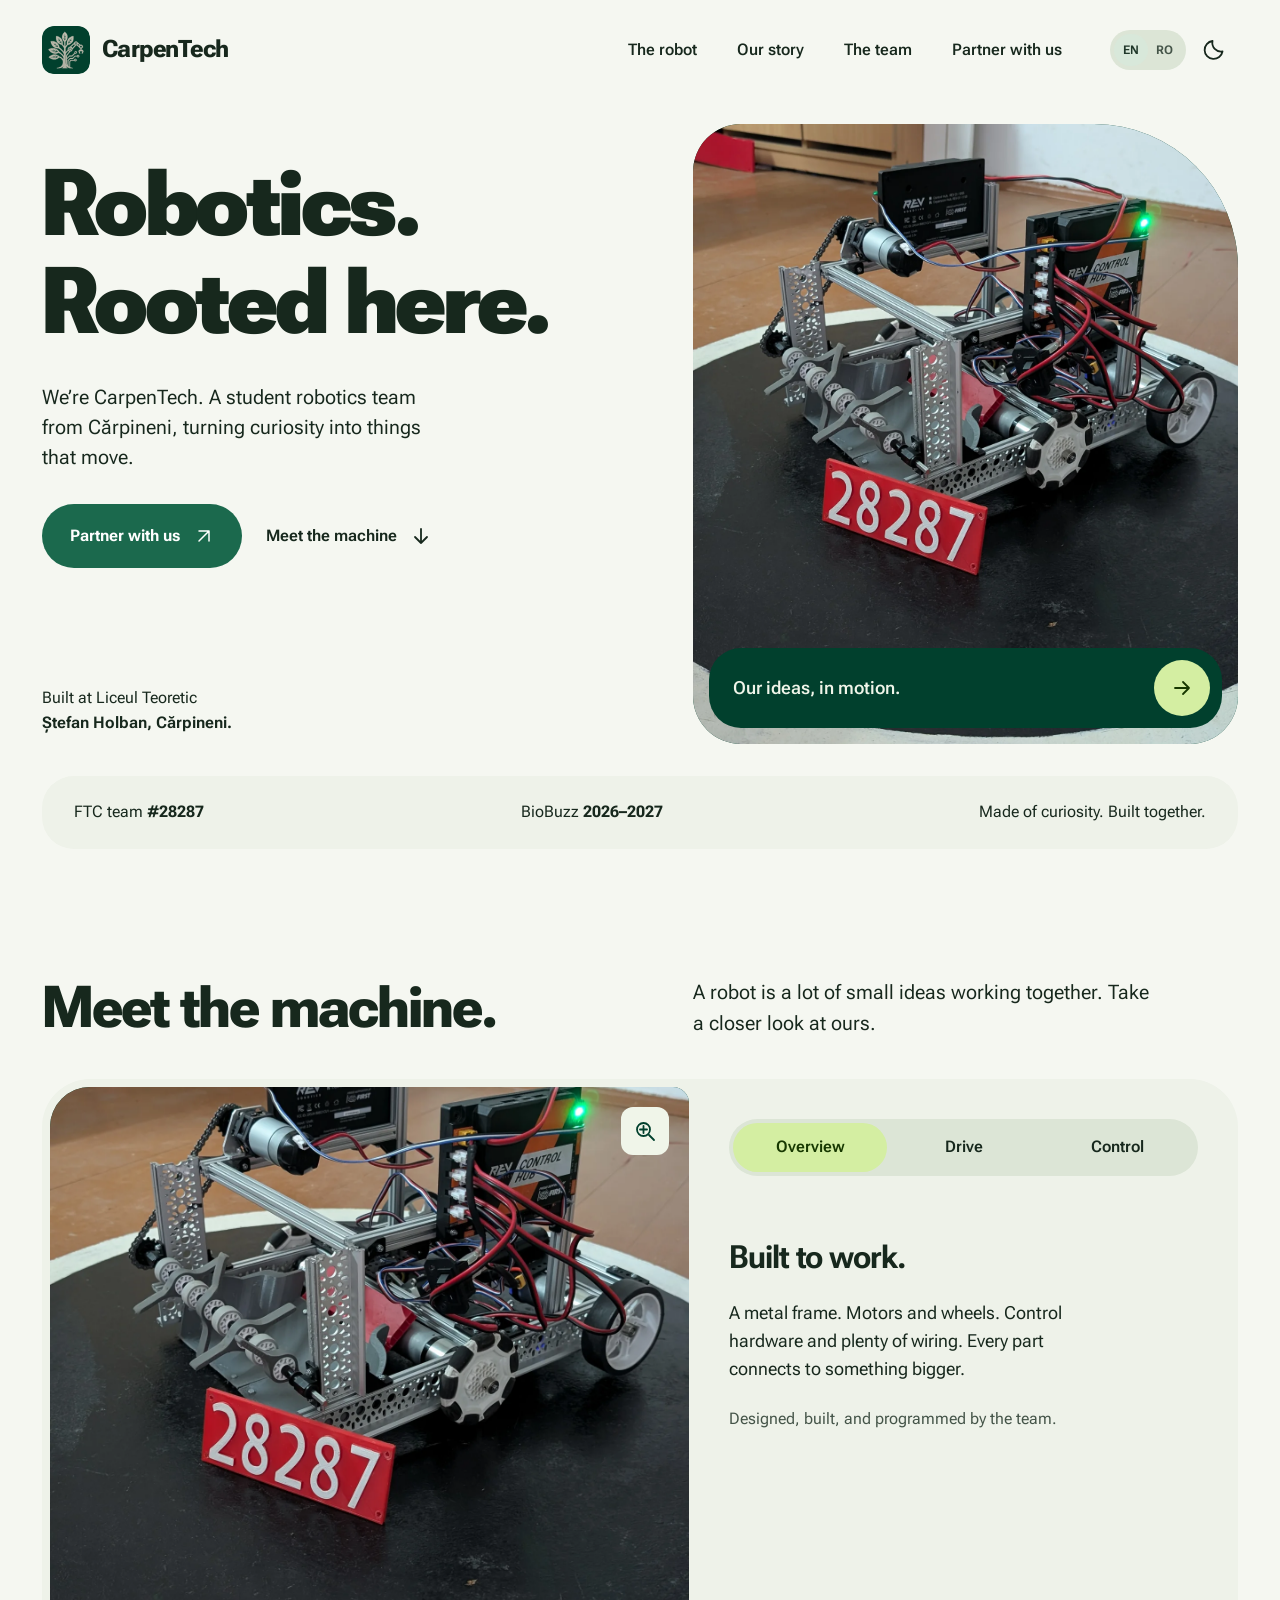
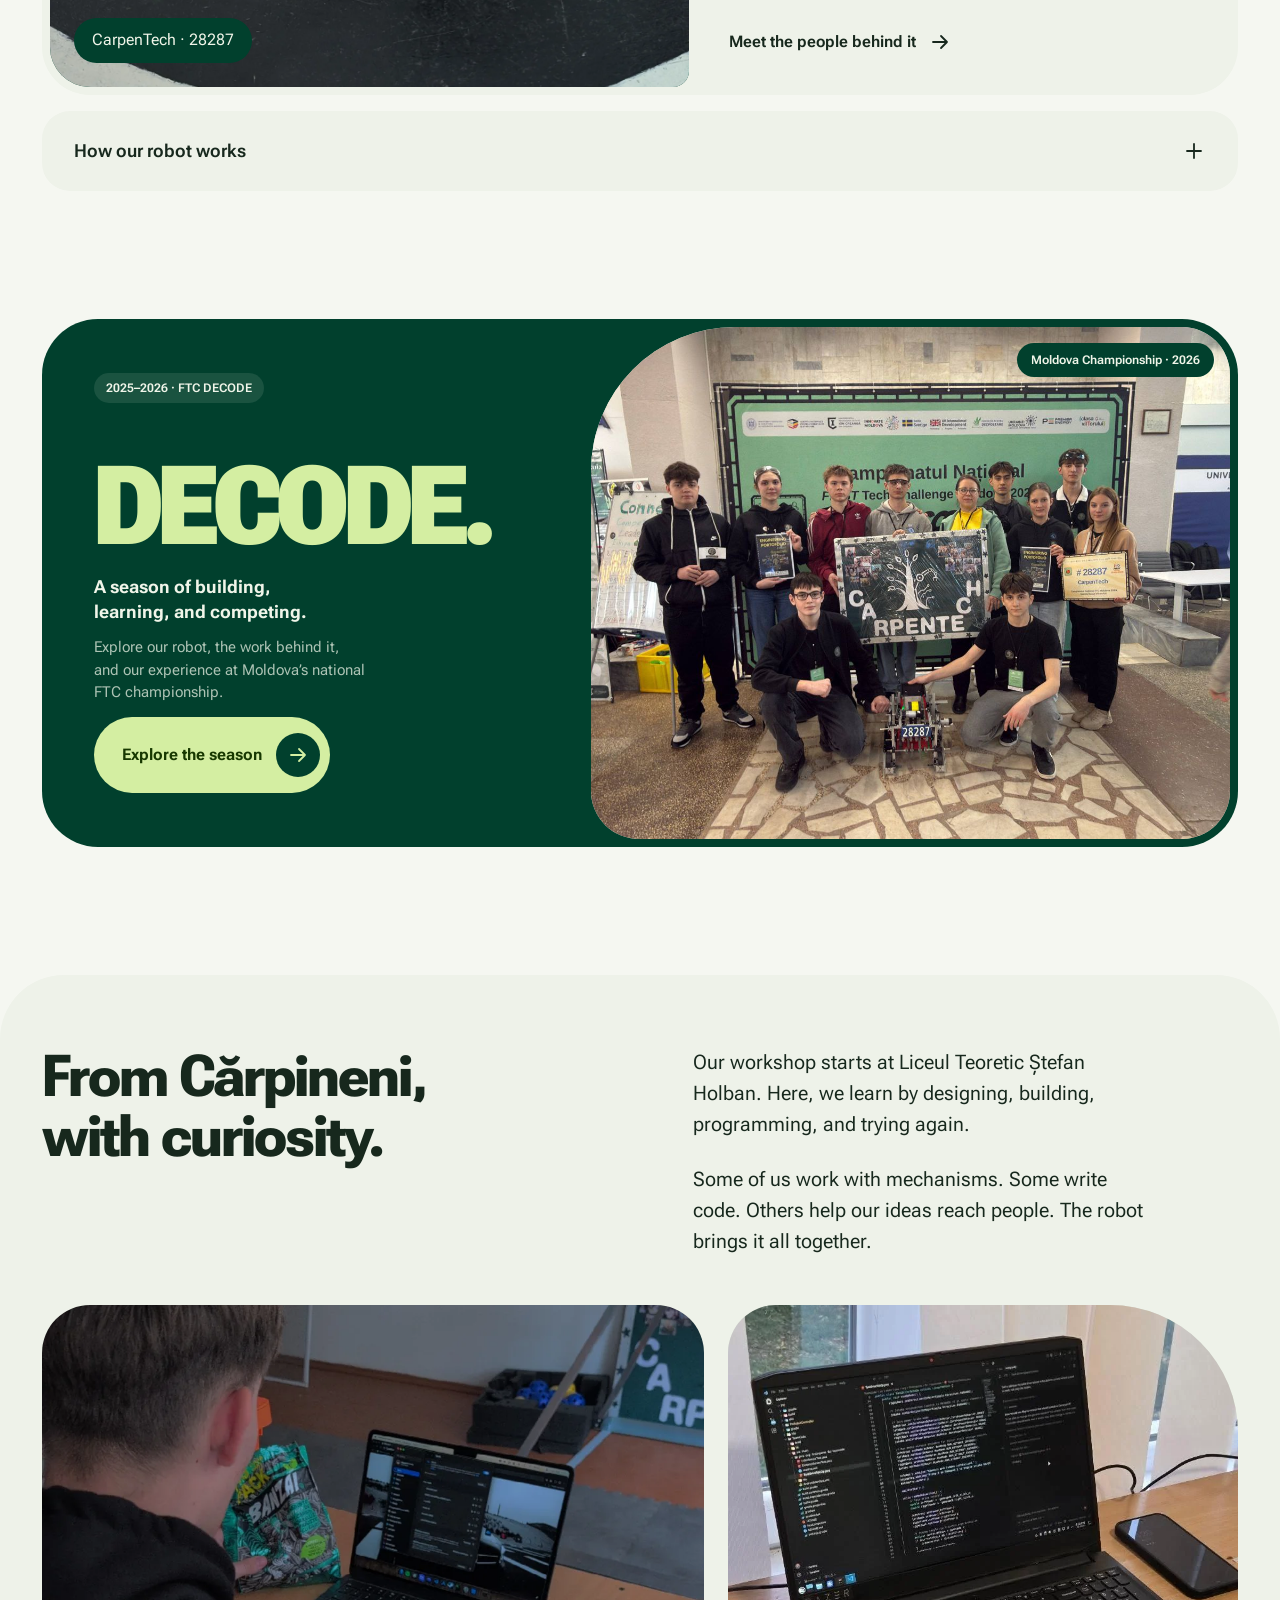
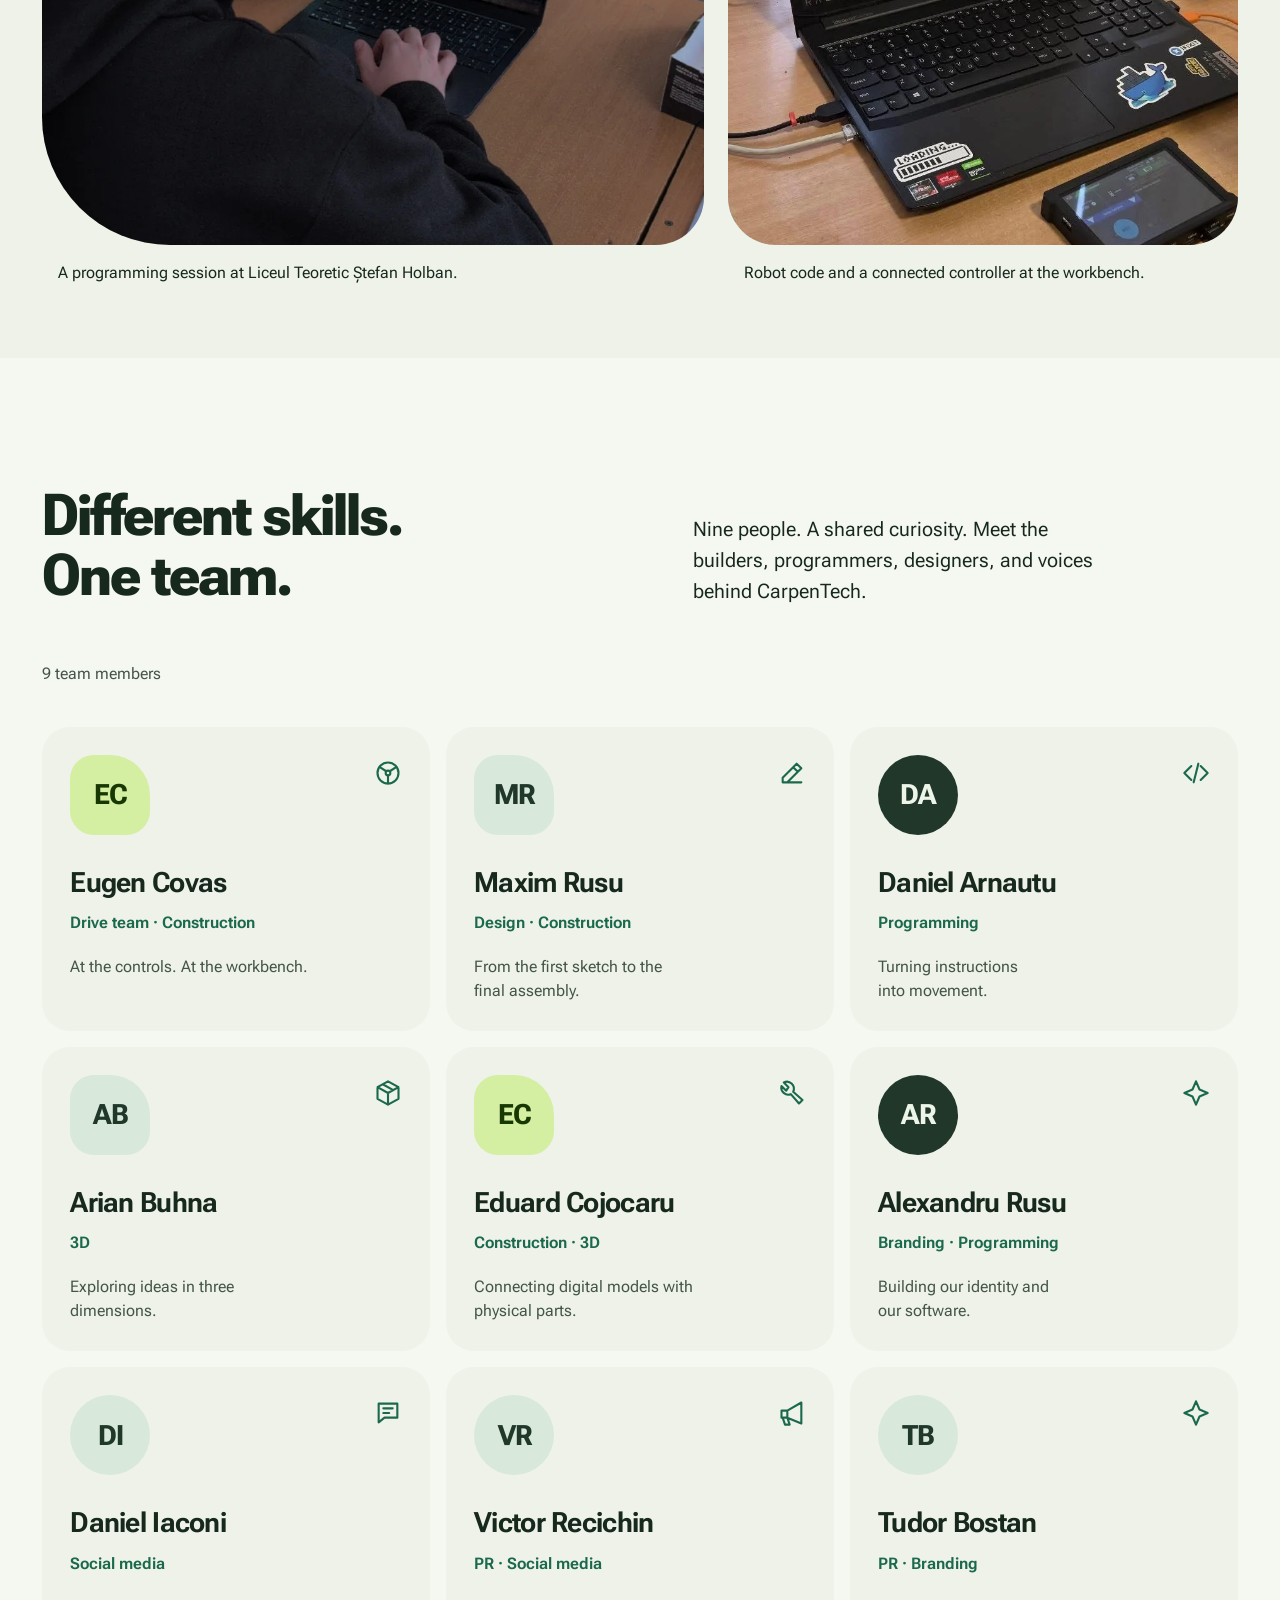
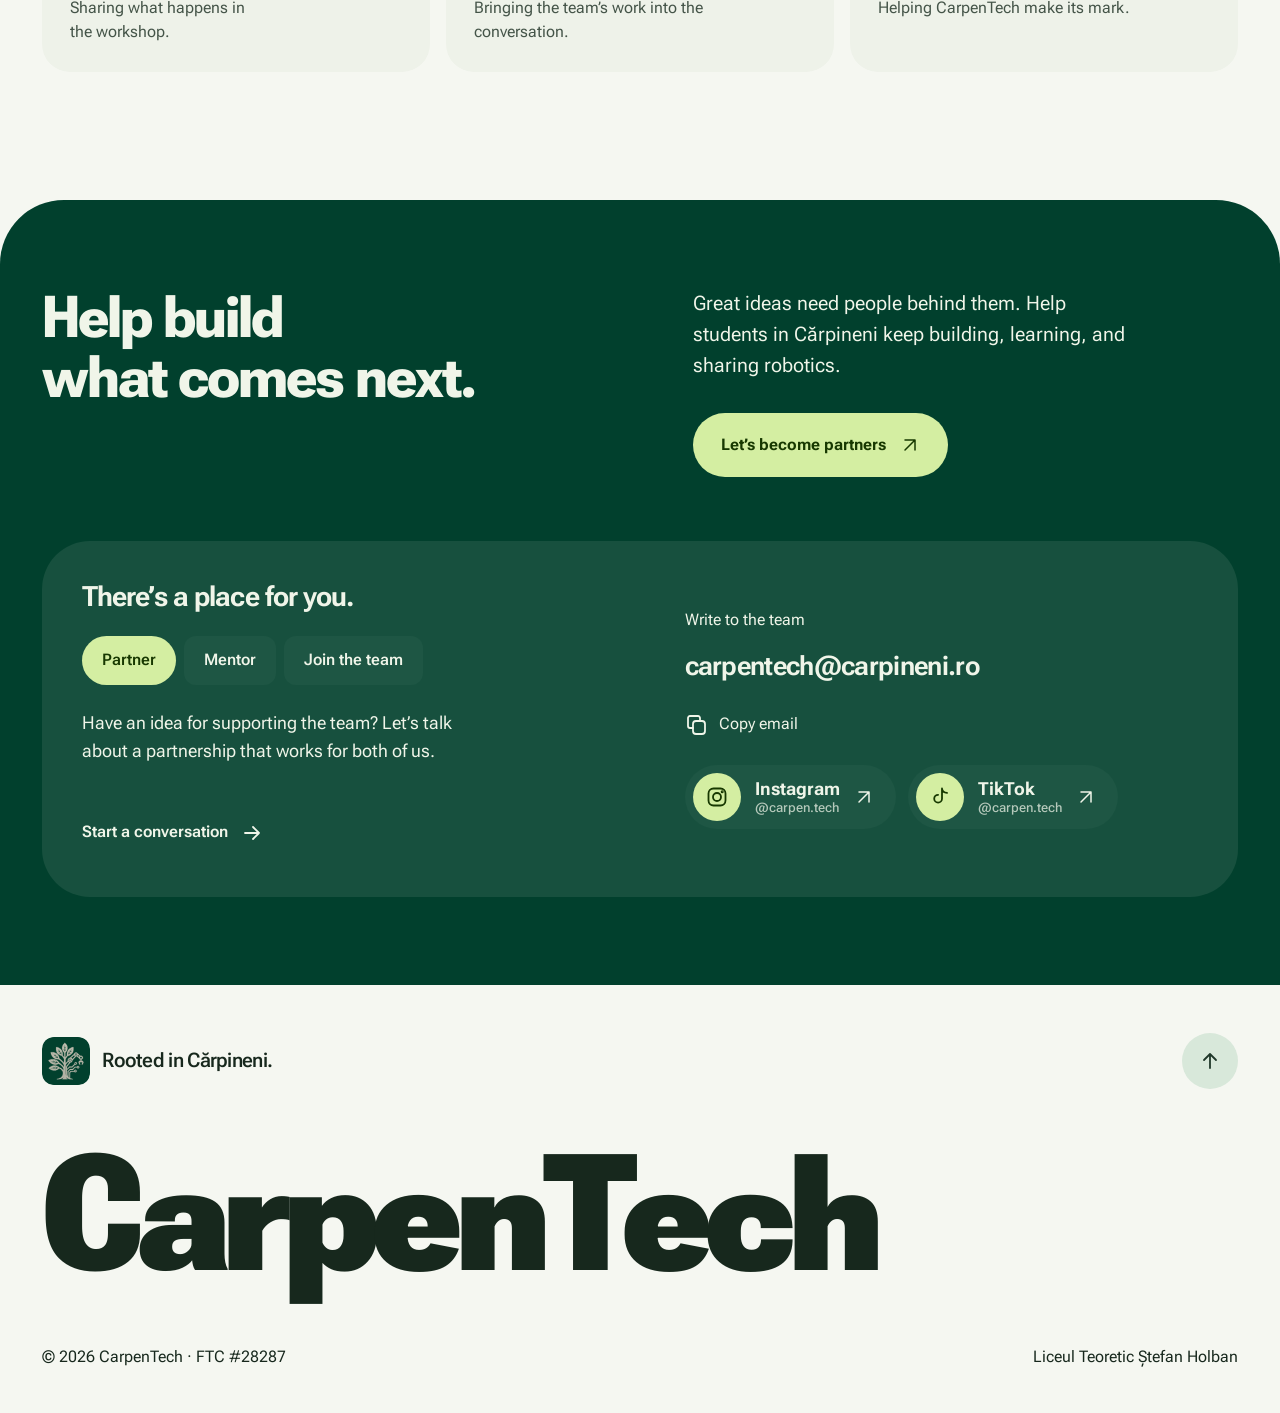
<file: index.html>
<!doctype html>
<html lang="en">
  <head>
    <meta charset="utf-8" />
    <meta name="viewport" content="width=device-width, initial-scale=1, viewport-fit=cover" />
    <meta name="color-scheme" content="light dark" />
    <meta name="theme-color" content="#f5f7f1" />
    <meta
      name="description"
      content="CarpenTech is FTC robotics team 28287 from Cărpineni, Moldova. Meet our student team at Liceul Teoretic Ștefan Holban, explore our robot, and partner with us."
    />
    <meta name="robots" content="index, follow, max-image-preview:large" />
    <link rel="canonical" href="https://team-carpen.tech/" />
    <meta property="og:site_name" content="CarpenTech" />
    <meta property="og:type" content="website" />
    <meta property="og:locale" content="en_US" />
    <meta property="og:url" content="https://team-carpen.tech/" />
    <meta property="og:title" content="CarpenTech | FTC Team 28287 · Cărpineni, Moldova" />
    <meta
      property="og:description"
      content="CarpenTech is FTC robotics team 28287 from Cărpineni, Moldova. Meet our student team at Liceul Teoretic Ștefan Holban, explore our robot, and partner with us."
    />
    <meta property="og:image" content="https://team-carpen.tech/public/images/team-image-at-ftc.jpg" />
    <meta property="og:image:type" content="image/jpeg" />
    <meta property="og:image:width" content="1280" />
    <meta property="og:image:height" content="960" />
    <meta property="og:image:alt" content="CarpenTech FTC team 28287 with their robot at Moldova’s national championship" />
    <meta name="twitter:card" content="summary_large_image" />
    <meta name="twitter:title" content="CarpenTech | FTC Team 28287 · Cărpineni, Moldova" />
    <meta
      name="twitter:description"
      content="CarpenTech is FTC robotics team 28287 from Cărpineni, Moldova. Meet our student team at Liceul Teoretic Ștefan Holban, explore our robot, and partner with us."
    />
    <meta name="twitter:image" content="https://team-carpen.tech/public/images/team-image-at-ftc.jpg" />
    <meta name="twitter:image:alt" content="CarpenTech FTC team 28287 with their robot at Moldova’s national championship" />
    <title>CarpenTech | FTC Team 28287 · Cărpineni, Moldova</title>
    <script type="application/ld+json">
      {
        "@context": "https://schema.org",
        "@graph": [
          {
            "@type": "Organization",
            "@id": "https://team-carpen.tech/#organization",
            "name": "CarpenTech",
            "url": "https://team-carpen.tech/",
            "description": "Student FIRST Tech Challenge robotics team 28287 at Liceul Teoretic Ștefan Holban in Cărpineni, Moldova.",
            "identifier": {
              "@type": "PropertyValue",
              "propertyID": "FIRST Tech Challenge team number",
              "value": "28287"
            },
            "logo": {
              "@type": "ImageObject",
              "url": "https://team-carpen.tech/public/favicon.svg",
              "width": 512,
              "height": 512
            },
            "image": "https://team-carpen.tech/public/images/team-image-at-ftc.jpg",
            "location": {
              "@type": "Place",
              "name": "Liceul Teoretic Ștefan Holban",
              "address": {
                "@type": "PostalAddress",
                "addressLocality": "Cărpineni",
                "addressCountry": "MD"
              }
            },
            "sameAs": [
              "https://www.instagram.com/carpen.tech/",
              "https://www.tiktok.com/@carpen.tech"
            ]
          },
          {
            "@type": "WebSite",
            "@id": "https://team-carpen.tech/#website",
            "name": "CarpenTech",
            "url": "https://team-carpen.tech/",
            "inLanguage": "en",
            "publisher": {
              "@id": "https://team-carpen.tech/#organization"
            }
          },
          {
            "@type": "WebPage",
            "@id": "https://team-carpen.tech/#webpage",
            "url": "https://team-carpen.tech/",
            "name": "CarpenTech | FTC Team 28287 · Cărpineni, Moldova",
            "description": "CarpenTech is FTC robotics team 28287 from Cărpineni, Moldova. Meet our student team at Liceul Teoretic Ștefan Holban, explore our robot, and partner with us.",
            "inLanguage": "en",
            "isPartOf": {
              "@id": "https://team-carpen.tech/#website"
            },
            "about": {
              "@id": "https://team-carpen.tech/#organization"
            },
            "primaryImageOfPage": {
              "@type": "ImageObject",
              "url": "https://team-carpen.tech/public/images/team-image-at-ftc.jpg",
              "width": 1280,
              "height": 960,
              "caption": "CarpenTech FTC team 28287 with their robot at Moldova’s national championship"
            }
          }
        ]
      }
    </script>
    <link rel="icon" href="public/favicon.svg" type="image/svg+xml" />
    <link
      rel="preload"
      href="public/fonts/roboto-flex-latin.woff2"
      as="font"
      type="font/woff2"
      crossorigin
    />
    <script>
      try {
        const savedTheme = localStorage.getItem('carpentech-theme');
        if (savedTheme === 'light' || savedTheme === 'dark') {
          document.documentElement.dataset.theme = savedTheme;
        }
      } catch {
        // Use the system theme when storage is unavailable.
      }
    </script>
    <link rel="stylesheet" href="public/styles.css" />
    <script src="public/i18n.js" defer></script>
    <script src="public/script.js" defer></script>
  </head>
  <body>
    <svg class="icon-definitions" xmlns="http://www.w3.org/2000/svg" aria-hidden="true">
      <defs>
        <symbol id="i-arrow" viewBox="0 0 24 24">
          <path d="M5 12h14M13 6l6 6-6 6" />
        </symbol>
        <symbol id="i-up-right" viewBox="0 0 24 24">
          <path d="M6 18 18 6M6 6h12v12" />
        </symbol>
        <symbol id="i-down" viewBox="0 0 24 24">
          <path d="M12 5v14m-6-6 6 6 6-6" />
        </symbol>
        <symbol id="i-sun" viewBox="0 0 24 24">
          <circle cx="12" cy="12" r="4" />
          <path d="M12 2v2m0 16v2M2 12h2m16 0h2M5 5l1.5 1.5m11 11L19 19M5 19l1.5-1.5m11-11L19 5" />
        </symbol>
        <symbol id="i-moon" viewBox="0 0 24 24">
          <path d="M20.5 13.5A8.8 8.8 0 0 1 10.5 3a9 9 0 1 0 10 10.5Z" />
        </symbol>
        <symbol id="i-drive" viewBox="0 0 24 24">
          <circle cx="12" cy="12" r="9" />
          <circle cx="12" cy="12" r="2" />
          <path d="m5 7 5.5 3.5M19 7l-5.5 3.5M12 14v7" />
        </symbol>
        <symbol id="i-design" viewBox="0 0 24 24">
          <path d="m4 16 12-12 4 4L8 20H4v-4Zm9-9 4 4M4 20h16" />
        </symbol>
        <symbol id="i-code" viewBox="0 0 24 24">
          <path d="m8 6-6 6 6 6m8-12 6 6-6 6M14 4l-4 16" />
        </symbol>
        <symbol id="i-cube" viewBox="0 0 24 24">
          <path d="m12 2 9 5v10l-9 5-9-5V7l9-5Zm0 10 9-5M12 12 3 7m9 5v10M7.5 4.5l9 5" />
        </symbol>
        <symbol id="i-build" viewBox="0 0 24 24">
          <path d="m5 3 4 4-2 3-4-4a6 6 0 0 0 8 7l7 8 3-3-8-7a6 6 0 0 0-8-8Z" />
        </symbol>
        <symbol id="i-brand" viewBox="0 0 24 24">
          <path d="m12 2 3 7 7 3-7 3-3 7-3-7-7-3 7-3 3-7Z" />
        </symbol>
        <symbol id="i-social" viewBox="0 0 24 24">
          <path d="M4 4h16v12H9l-5 4V4Zm4 4h8m-8 4h5" />
        </symbol>
        <symbol id="i-pr" viewBox="0 0 24 24">
          <path d="M3 10v6h5l12 5V3L8 10H3Zm5 0v6m0 0 2 6H6l-2-6" />
        </symbol>
        <symbol id="i-menu" viewBox="0 0 24 24">
          <path d="M4 8h16M4 16h16" />
        </symbol>
        <symbol id="i-close" viewBox="0 0 24 24">
          <path d="m6 6 12 12M6 18 18 6" />
        </symbol>
        <symbol id="i-plus" viewBox="0 0 24 24">
          <path d="M5 12h14M12 5v14" />
        </symbol>
        <symbol id="i-copy" viewBox="0 0 24 24">
          <rect x="8" y="8" width="12" height="13" rx="3" />
          <path d="M15 8V5a2 2 0 0 0-2-2H5a2 2 0 0 0-2 2v8a2 2 0 0 0 2 2h3" />
        </symbol>
        <symbol id="i-check" viewBox="0 0 24 24">
          <path d="m5 12 4 4L19 6" />
        </symbol>
        <symbol id="i-instagram" viewBox="0 0 24 24">
          <rect x="3.5" y="3.5" width="17" height="17" rx="5" />
          <circle cx="12" cy="12" r="4" />
          <circle cx="17.2" cy="6.8" r="0.6" />
        </symbol>
        <symbol id="i-tiktok" viewBox="0 0 24 24">
          <path d="M14 3.5v10.2a3.9 3.9 0 1 1-3.9-3.9M14 3.5c.3 2.5 2 4.2 5 4.4" />
        </symbol>
        <symbol id="i-zoom" viewBox="0 0 24 24">
          <circle cx="10.5" cy="10.5" r="6.5" />
          <path d="m16 16 5 5M7 10.5h7m-3.5-3.5v7" />
        </symbol>
      </defs>
    </svg>
    <a class="skip-link" href="#main">Skip to content</a>
    <header class="site-header">
      <div class="header-inner frame">
        <a class="brand" href="#top" aria-label="CarpenTech home"
          ><img src="public/favicon.svg" width="48" height="48" alt="" /><span>CarpenTech</span></a
        >
        <nav class="primary-nav" aria-label="Main navigation">
          <a href="#robot" data-nav="robot">The robot</a
          ><a href="#decode" data-nav="decode">Our story</a
          ><a href="#team" data-nav="team">The team</a
          ><a href="#support" data-nav="support">Partner with us</a>
        </nav>
        <div class="header-actions">
          <div class="lang-switch" role="group" aria-label="Language" hidden>
            <span class="lang-indicator" aria-hidden="true"></span>
            <button type="button" data-lang="en" aria-pressed="true">EN</button>
            <button type="button" data-lang="ro" aria-pressed="false">RO</button>
          </div>
          <button
            class="icon-button"
            id="theme-toggle"
            type="button"
            aria-label="Switch to dark theme"
            aria-pressed="false"
            hidden
          >
            <svg class="icon" aria-hidden="true"><use href="#i-moon" /></svg>
          </button>
          <button
            class="icon-button menu-toggle"
            id="menu-open"
            type="button"
            aria-label="Open navigation"
            aria-haspopup="dialog"
            aria-controls="mobile-menu"
            aria-expanded="false"
            hidden
          >
            <svg class="icon" aria-hidden="true"><use href="#i-menu" /></svg>
          </button>
        </div>
      </div>
    </header>
    <main id="main">
      <div id="top" class="anchor-target"></div>
      <section class="hero frame" id="home" aria-labelledby="hero-title">
        <div class="hero-layout">
          <div class="hero-copy">
            <h1 id="hero-title">
              <span data-reveal="headline">Robotics.</span
              ><span data-reveal="headline">Rooted here.</span>
            </h1>
            <p class="hero-description" data-reveal>
              We’re CarpenTech. A student robotics team from Cărpineni, turning curiosity into
              things that move.
            </p>
            <div class="hero-actions" data-reveal>
              <a class="button button-primary button-large" href="#join" data-email="partner"
                ><svg class="icon" aria-hidden="true"><use href="#i-up-right" /></svg>Partner with us</a
              ><a class="text-link" href="#robot"
                >Meet the machine<svg class="icon" aria-hidden="true">
                  <use href="#i-down" /></svg
              ></a>
            </div>
            <div class="hero-identity" data-reveal>
              <p>Built at Liceul Teoretic<br /><strong>Ștefan Holban, Cărpineni.</strong></p>
            </div>
          </div>
          <figure class="hero-media" data-reveal="photo">
            <img
              class="hero-image"
              src="public/images/robot-28287.webp"
              srcset="public/images/robot-28287-800.webp 800w, public/images/robot-28287.webp 1440w"
              sizes="(max-width: 600px) 100vw, 50vw"
              width="1440"
              height="1714"
              alt="CarpenTech’s robot with its metal frame, wiring, wheels, and red team plate 28287"
              fetchpriority="high"
            />
            <figcaption>
              <span>Our ideas, in motion.</span
              ><a class="round-link" href="#robot" aria-label="Explore the robot"
                ><svg class="icon" aria-hidden="true">
                  <use href="#i-arrow" /></svg
              ></a>
            </figcaption>
          </figure>
        </div>
        <div class="context-strip" data-reveal>
          <p>FTC team <strong>#28287</strong></p>
          <p>BioBuzz <strong>2026–2027</strong></p>
          <p>Made of curiosity. Built together.</p>
        </div>
      </section>
      <section class="robot-section frame section-space" id="robot" aria-labelledby="robot-title">
        <div class="section-intro">
          <h2 id="robot-title" data-reveal="headline">Meet the machine.</h2>
          <p data-reveal>
            A robot is a lot of small ideas working together. Take a closer look at ours.
          </p>
        </div>
        <div class="robot-explorer" data-reveal="photo">
          <div class="robot-visual">
            <div class="robot-image-window">
              <img
                id="explorer-image"
                src="public/images/robot-28287.webp"
                width="1440"
                height="1714"
                loading="lazy"
                alt="A closer view of robot 28287, showing the drive components and REV control hardware"
              />
            </div>
            <button
              class="icon-button image-expand"
              id="photo-open"
              type="button"
              aria-label="Open full robot photograph"
              aria-haspopup="dialog"
              aria-controls="photo-dialog"
              hidden
            >
              <svg class="icon" aria-hidden="true">
                <use href="#i-zoom" />
              </svg></button
            ><span class="photo-caption">CarpenTech · 28287</span>
          </div>
          <div class="robot-info">
            <div
              class="segmented-control robot-segments"
              role="group"
              aria-label="Explore robot systems"
              hidden
            >
              <span class="segment-indicator" aria-hidden="true"></span
              ><button
                type="button"
                data-system="overview"
                aria-pressed="true"
                aria-controls="robot-insight"
              >
                Overview</button
              ><button
                type="button"
                data-system="drive"
                aria-pressed="false"
                aria-controls="robot-insight"
              >
                Drive</button
              ><button
                type="button"
                data-system="control"
                aria-pressed="false"
                aria-controls="robot-insight"
              >
                Control
              </button>
            </div>
            <div id="robot-insight" class="robot-insight">
              <article data-robot-detail="overview">
                <h3>Built to work.</h3>
                <p>
                  A metal frame. Motors and wheels. Control hardware and plenty of wiring. Every
                  part connects to something bigger.
                </p>
                <p class="detail-note">Designed, built, and programmed by the team.</p>
              </article>
              <article data-robot-detail="drive">
                <h3>Movement, made real.</h3>
                <p>
                  Wheels, motors, gears, and chain transmission turn instructions into movement.
                  Building is only the beginning. Then comes testing.
                </p>
                <p class="detail-note">
                  Look closely at the drivetrain and its mechanical connections.
                </p>
              </article>
              <article data-robot-detail="control">
                <h3>Code becomes motion.</h3>
                <p>
                  The REV Control Hub and Expansion Hub connect the robot’s electronics. Java code
                  controls the motors; the driver operates the robot with a controller.
                </p>
                <p class="detail-note">The link between the team’s software and the machine.</p>
              </article>
            </div>
            <a class="text-link robot-next" href="#about"
              >Meet the people behind it<svg class="icon" aria-hidden="true">
                <use href="#i-arrow" /></svg
            ></a>
          </div>
        </div>
        <details class="build-notes" data-reveal>
          <summary>
            How our robot works<svg class="icon" aria-hidden="true">
              <use href="#i-plus" />
            </svg>
          </summary>
          <div class="details-body">
            <p>
              Java code controls the motors that move our robot. A dedicated, controller-operated
              launcher propels balls toward the hoop, while a camera uses Java code to detect ball
              colors.
            </p>
            <p>
              Building, programming, and testing happen together: a mechanical change gives us
              something new to tune in the code.
            </p>
          </div>
        </details>
      </section>
      <section class="decode-section frame section-space" id="decode" aria-labelledby="decode-title">
        <div class="decode-feature" data-reveal="photo">
          <div class="decode-copy">
            <p class="decode-eyebrow">2025–2026 · FTC DECODE</p>
            <h2 id="decode-title">DECODE.</h2>
            <p class="decode-lead">A season of building,<br />learning, and competing.</p>
            <p class="decode-description">
              Explore our robot, the work behind it, and our experience at Moldova’s national FTC
              championship.
            </p>
            <a class="button button-accent button-large decode-cta" href="decode/"
              ><span class="decode-arrow" aria-hidden="true"><svg class="icon"><use href="#i-arrow" /></svg><svg class="icon"><use href="#i-arrow" /></svg></span>Explore the season</a>
          </div>
          <figure class="decode-media">
            <img
              src="public/images/team-image-at-ftc.jpg"
              width="1280"
              height="960"
              loading="lazy"
              alt="CarpenTech team members with their robot at the Moldova national FTC championship"
            />
            <figcaption class="decode-media-label">Moldova Championship · 2026</figcaption>
          </figure>
        </div>
      </section>
      <section class="story-section section-space" id="about" aria-labelledby="story-title">
        <div class="frame">
          <div class="section-intro story-intro">
            <h2 id="story-title" data-reveal="headline">From Cărpineni,<br />with curiosity.</h2>
            <div data-reveal>
              <p>
                Our workshop starts at Liceul Teoretic Ștefan Holban. Here, we learn by designing,
                building, programming, and trying again.
              </p>
              <p>
                Some of us work with mechanisms. Some write code. Others help our ideas reach
                people. The robot brings it all together.
              </p>
            </div>
          </div>
          <div class="process-photos">
            <figure data-reveal="photo">
              <div class="process-image student-image">
                <img
                  src="public/images/student-at-work.webp"
                  width="1000"
                  height="1778"
                  loading="lazy"
                  alt="A student working at a laptop in the school workshop"
                />
              </div>
              <figcaption>A programming session at Liceul Teoretic Ștefan Holban.</figcaption>
            </figure>
            <figure data-reveal="photo">
              <div class="process-image code-image">
                <img
                  src="public/images/programming-workstation.webp"
                  width="810"
                  height="1080"
                  loading="lazy"
                  alt="A laptop displaying robot code beside a connected controller"
                />
              </div>
              <figcaption>Robot code and a connected controller at the workbench.</figcaption>
            </figure>
          </div>
        </div>
      </section>
      <section class="team-section frame section-space" id="team" aria-labelledby="team-title">
        <div class="section-intro">
          <h2 id="team-title" data-reveal="headline">Different skills.<br />One team.</h2>
          <p data-reveal>
            Nine people. A shared curiosity. Meet the builders, programmers, designers, and voices
            behind CarpenTech.
          </p>
        </div>
        <div class="team-toolbar">
          <p
            class="team-status"
            id="team-status"
            role="status"
            aria-live="polite"
            aria-atomic="true"
          >
            9 team members
          </p>
        </div>
        <ul class="roster" id="team-roster">
          <li class="member-card member-card--build" data-team-area="engineering">
            <div class="member-identity" aria-hidden="true">
              <span class="member-monogram">EC</span>
              <svg class="icon member-icon"><use href="#i-drive" /></svg>
            </div>
            <h3>Eugen Covas</h3>
            <p class="member-roles">Drive team · Construction</p>
            <p class="member-caption">At the controls. At the workbench.</p>
          </li>
          <li class="member-card member-card--design" data-team-area="engineering design">
            <div class="member-identity" aria-hidden="true">
              <span class="member-monogram">MR</span>
              <svg class="icon member-icon"><use href="#i-design" /></svg>
            </div>
            <h3>Maxim Rusu</h3>
            <p class="member-roles">Design · Construction</p>
            <p class="member-caption">From the first sketch to the final assembly.</p>
          </li>
          <li class="member-card member-card--code" data-team-area="code">
            <div class="member-identity" aria-hidden="true">
              <span class="member-monogram">DA</span>
              <svg class="icon member-icon"><use href="#i-code" /></svg>
            </div>
            <h3>Daniel Arnautu</h3>
            <p class="member-roles">Programming</p>
            <p class="member-caption">Turning instructions into movement.</p>
          </li>
          <li class="member-card member-card--design" data-team-area="design">
            <div class="member-identity" aria-hidden="true">
              <span class="member-monogram">AB</span>
              <svg class="icon member-icon"><use href="#i-cube" /></svg>
            </div>
            <h3>Arian Buhna</h3>
            <p class="member-roles">3D</p>
            <p class="member-caption">Exploring ideas in three dimensions.</p>
          </li>
          <li class="member-card member-card--build" data-team-area="engineering design">
            <div class="member-identity" aria-hidden="true">
              <span class="member-monogram">EC</span>
              <svg class="icon member-icon"><use href="#i-build" /></svg>
            </div>
            <h3>Eduard Cojocaru</h3>
            <p class="member-roles">Construction · 3D</p>
            <p class="member-caption">Connecting digital models with physical parts.</p>
          </li>
          <li class="member-card member-card--code" data-team-area="code people">
            <div class="member-identity" aria-hidden="true">
              <span class="member-monogram">AR</span>
              <svg class="icon member-icon"><use href="#i-brand" /></svg>
            </div>
            <h3>Alexandru Rusu</h3>
            <p class="member-roles">Branding · Programming</p>
            <p class="member-caption">Building our identity and our software.</p>
          </li>
          <li class="member-card member-card--people" data-team-area="people">
            <div class="member-identity" aria-hidden="true">
              <span class="member-monogram">DI</span>
              <svg class="icon member-icon"><use href="#i-social" /></svg>
            </div>
            <h3>Daniel Iaconi</h3>
            <p class="member-roles">Social media</p>
            <p class="member-caption">Sharing what happens in the workshop.</p>
          </li>
          <li class="member-card member-card--people" data-team-area="people">
            <div class="member-identity" aria-hidden="true">
              <span class="member-monogram">VR</span>
              <svg class="icon member-icon"><use href="#i-pr" /></svg>
            </div>
            <h3>Victor Recichin</h3>
            <p class="member-roles">PR · Social media</p>
            <p class="member-caption">Bringing the team’s work into the conversation.</p>
          </li>
          <li class="member-card member-card--people" data-team-area="people">
            <div class="member-identity" aria-hidden="true">
              <span class="member-monogram">TB</span>
              <svg class="icon member-icon"><use href="#i-brand" /></svg>
            </div>
            <h3>Tudor Bostan</h3>
            <p class="member-roles">PR · Branding</p>
            <p class="member-caption">Helping CarpenTech make its mark.</p>
          </li>
        </ul>
      </section>
      <section class="support-section section-space" id="support" aria-labelledby="support-title">
        <div class="frame">
          <div class="support-intro">
            <h2 id="support-title" data-reveal="headline">Help build<br />what comes next.</h2>
            <div data-reveal>
              <p>
                Great ideas need people behind them. Help students in Cărpineni keep building,
                learning, and sharing robotics.
              </p>
              <a class="button button-accent button-large" href="#join" data-email="partner"
                ><svg class="icon" aria-hidden="true"><use href="#i-up-right" /></svg>Let’s become partners</a>
            </div>
          </div>
          <div class="contact-panel" id="join" data-reveal="photo">
            <div class="contact-options">
              <h3>There’s a place for you.</h3>
              <div
                class="contact-intents"
                role="group"
                aria-label="Choose how to get involved"
                hidden
              >
                <button type="button" data-intent="partner" aria-pressed="true">Partner</button
                ><button type="button" data-intent="mentor" aria-pressed="false">Mentor</button
                ><button type="button" data-intent="join" aria-pressed="false">
                  Join the team
                </button>
              </div>
              <p id="intent-description">
                Have an idea for supporting the team? Let’s talk about a partnership that works for
                both of us.
              </p>
              <a class="text-link" id="intent-email" href="#join" data-email="partner"
                >Start a conversation<svg class="icon" aria-hidden="true">
                  <use href="#i-arrow" /></svg></a
              ><noscript
                ><p>
                  Want to mentor or join? Email us and tell us how you’d like to get involved.
                </p></noscript
              >
            </div>
            <div class="email-block">
              <span>Write to the team</span
              ><a href="#join" data-email="address" data-email-address
                >carpentech [at] carpineni [dot] ro</a
              ><button class="copy-button" id="copy-email" type="button" hidden>
                <svg class="icon" aria-hidden="true"><use href="#i-copy" /></svg
                ><span>Copy email</span>
              </button>
              <div class="social-links">
            <a class="social-button social-instagram" href="https://www.instagram.com/carpen.tech/" target="_blank" rel="noopener"
              ><span class="social-chip" aria-hidden="true"><svg class="icon"><use href="#i-instagram" /></svg></span
              ><span class="social-label">Instagram<small>@carpen.tech</small></span
              ><svg class="icon social-out" aria-hidden="true"><use href="#i-up-right" /></svg
            ></a>
            <a class="social-button social-tiktok" href="https://www.tiktok.com/@carpen.tech" target="_blank" rel="noopener"
              ><span class="social-chip" aria-hidden="true"><svg class="icon"><use href="#i-tiktok" /></svg></span
              ><span class="social-label">TikTok<small>@carpen.tech</small></span
              ><svg class="icon social-out" aria-hidden="true"><use href="#i-up-right" /></svg
            ></a>
          </div>
            </div>
          </div>
        </div>
      </section>
    </main>
    <footer class="site-footer frame">
      <div class="footer-top">
        <a class="brand" href="#top" aria-label="CarpenTech home"
          ><img src="public/favicon.svg" width="48" height="48" alt="" /><span
            >Rooted in Cărpineni.</span
          ></a
        ><a class="round-link" href="#top" aria-label="Back to top"
          ><svg class="icon back-arrow" aria-hidden="true">
            <use href="#i-arrow" /></svg
        ></a>
      </div>
      <p class="footer-wordmark" aria-hidden="true" data-reveal="headline">CarpenTech</p>
      <div class="footer-bottom">
        <p>© 2026 CarpenTech · FTC #28287</p>
        <p>Liceul Teoretic Ștefan Holban</p>
      </div>
    </footer>
    <dialog class="mobile-menu" id="mobile-menu" aria-labelledby="menu-title">
      <div class="menu-header">
        <h2 id="menu-title">Take a look.</h2>
        <form method="dialog">
          <button type="submit" class="icon-button" aria-label="Close navigation">
            <svg class="icon" aria-hidden="true"><use href="#i-close" /></svg>
          </button>
        </form>
      </div>
      <div class="menu-language">
        <div class="lang-switch" role="group" aria-label="Language" hidden>
          <span class="lang-indicator" aria-hidden="true"></span>
          <button type="button" data-lang="en" aria-pressed="true">EN</button>
          <button type="button" data-lang="ro" aria-pressed="false">RO</button>
        </div>
      </div>
      <nav aria-label="Mobile navigation">
        <a href="#robot"
          >The robot<svg class="icon" aria-hidden="true">
            <use href="#i-arrow" /></svg></a
        ><a href="#decode"
          >Our story<svg class="icon" aria-hidden="true">
            <use href="#i-arrow" /></svg></a
        ><a href="#team"
          >The team<svg class="icon" aria-hidden="true">
            <use href="#i-arrow" /></svg></a
        ><a href="#support"
          >Partner with us<svg class="icon" aria-hidden="true">
            <use href="#i-up-right" /></svg
        ></a>
      </nav>
    </dialog>
    <dialog class="photo-dialog" id="photo-dialog" aria-labelledby="photo-dialog-title">
      <div class="photo-dialog-head">
        <h2 id="photo-dialog-title">Robot 28287</h2>
        <form method="dialog">
          <button type="submit" class="icon-button" aria-label="Close robot photograph">
            <svg class="icon" aria-hidden="true"><use href="#i-close" /></svg>
          </button>
        </form>
      </div>
      <img
        src="public/images/robot-full.webp"
        width="1440"
        height="2560"
        loading="lazy"
        alt="Full photograph of the CarpenTech robot with team plate 28287"
      />
    </dialog>
    <div class="snackbar" id="snackbar" role="status" aria-live="polite"></div>
  </body>
</html>
</file>
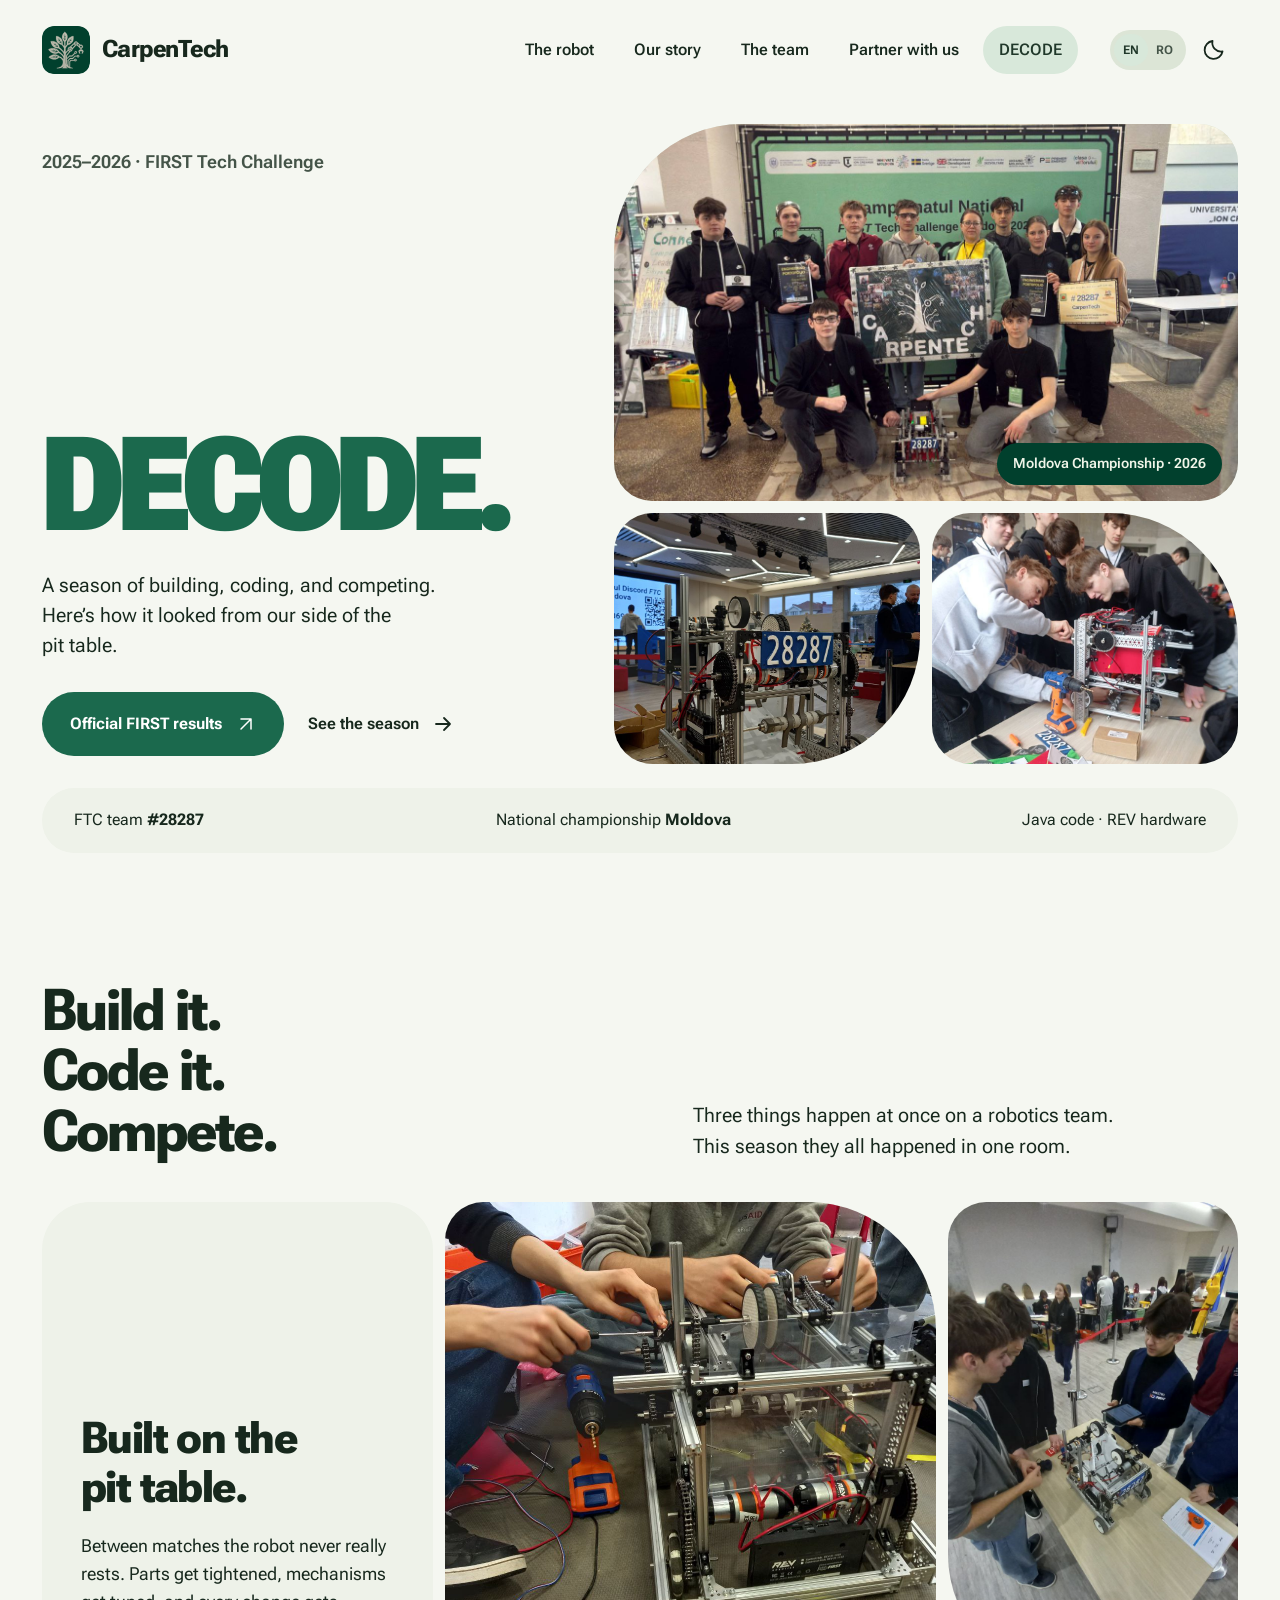
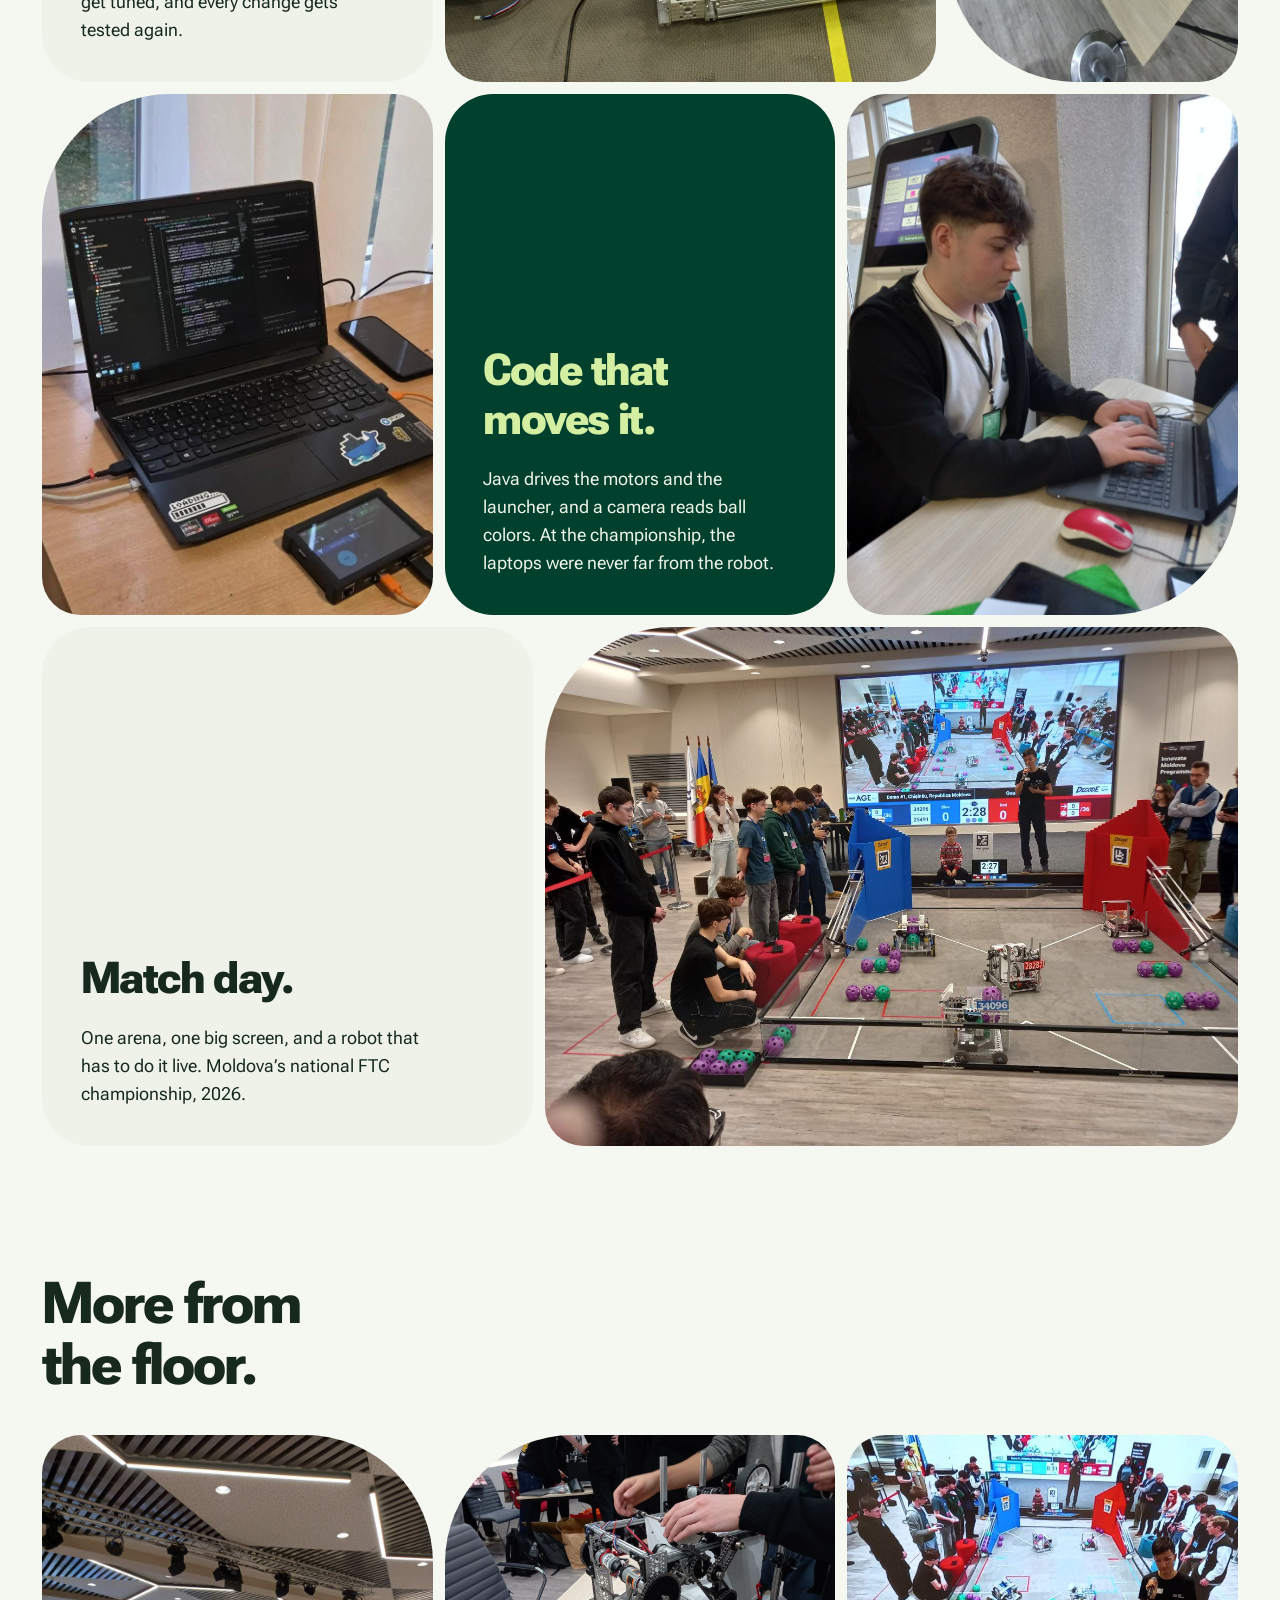
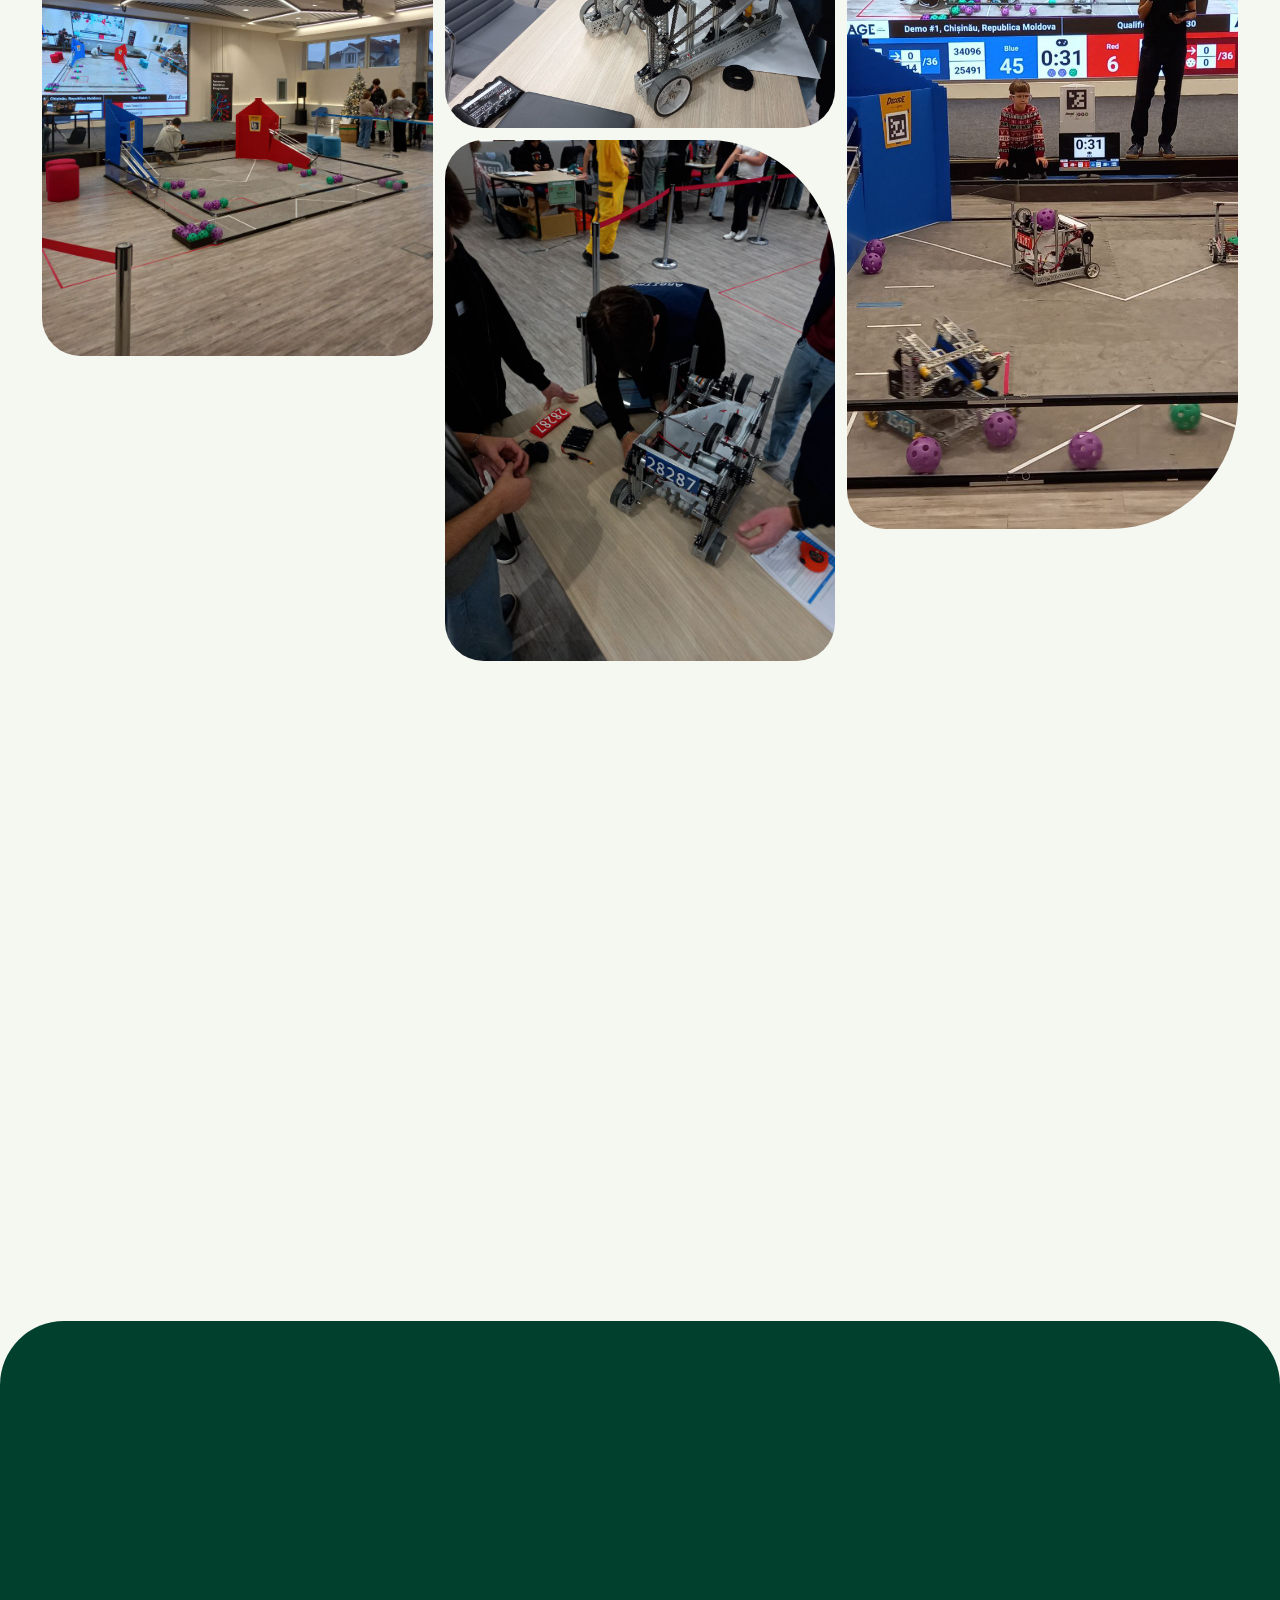
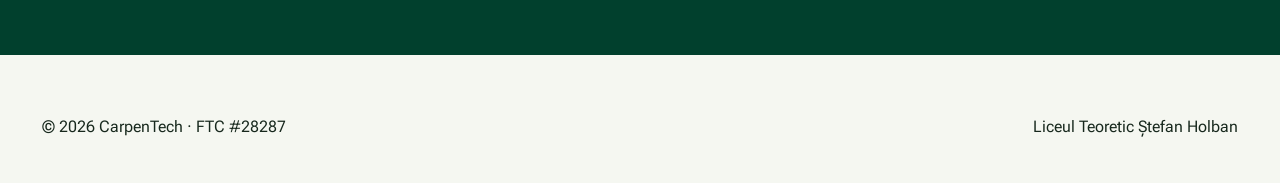
<file: decode/index.html>
<!doctype html>
<html lang="en">
  <head>
    <meta charset="utf-8" />
    <meta name="viewport" content="width=device-width, initial-scale=1, viewport-fit=cover" />
    <meta name="color-scheme" content="light dark" />
    <meta name="theme-color" content="#f5f7f1" />
    <meta
      name="description"
      content="Explore CarpenTech’s DECODE 2025–2026 FTC season: robot building, Java programming, pit work, and photos from Moldova’s national championship."
    />
    <meta name="robots" content="index, follow, max-image-preview:large" />
    <link rel="canonical" href="https://team-carpen.tech/decode/" />
    <meta property="og:site_name" content="CarpenTech" />
    <meta property="og:type" content="website" />
    <meta property="og:locale" content="en_US" />
    <meta property="og:url" content="https://team-carpen.tech/decode/" />
    <meta property="og:title" content="DECODE 2025–2026 | CarpenTech FTC Team 28287" />
    <meta
      property="og:description"
      content="Explore CarpenTech’s DECODE 2025–2026 FTC season: robot building, Java programming, pit work, and photos from Moldova’s national championship."
    />
    <meta property="og:image" content="https://team-carpen.tech/public/images/team-image-at-ftc.jpg" />
    <meta property="og:image:type" content="image/jpeg" />
    <meta property="og:image:width" content="1280" />
    <meta property="og:image:height" content="960" />
    <meta property="og:image:alt" content="CarpenTech FTC team 28287 with their robot at Moldova’s national championship" />
    <meta name="twitter:card" content="summary_large_image" />
    <meta name="twitter:title" content="DECODE 2025–2026 | CarpenTech FTC Team 28287" />
    <meta
      name="twitter:description"
      content="Explore CarpenTech’s DECODE 2025–2026 FTC season: robot building, Java programming, pit work, and photos from Moldova’s national championship."
    />
    <meta name="twitter:image" content="https://team-carpen.tech/public/images/team-image-at-ftc.jpg" />
    <meta name="twitter:image:alt" content="CarpenTech FTC team 28287 with their robot at Moldova’s national championship" />
    <title>DECODE 2025–2026 | CarpenTech FTC Team 28287</title>
    <script type="application/ld+json">
      {
        "@context": "https://schema.org",
        "@graph": [
          {
            "@type": "CollectionPage",
            "@id": "https://team-carpen.tech/decode/#webpage",
            "url": "https://team-carpen.tech/decode/",
            "name": "DECODE 2025–2026 | CarpenTech FTC Team 28287",
            "description": "Explore CarpenTech’s DECODE 2025–2026 FTC season: robot building, Java programming, pit work, and photos from Moldova’s national championship.",
            "inLanguage": "en",
            "isPartOf": {
              "@id": "https://team-carpen.tech/#website"
            },
            "about": {
              "@id": "https://team-carpen.tech/#organization"
            },
            "primaryImageOfPage": {
              "@type": "ImageObject",
              "url": "https://team-carpen.tech/public/images/team-image-at-ftc.jpg",
              "width": 1280,
              "height": 960,
              "caption": "CarpenTech FTC team 28287 with their robot at Moldova’s national championship"
            }
          }
        ]
      }
    </script>
    <link rel="icon" href="../public/favicon.svg" type="image/svg+xml" />
    <link
      rel="preload"
      href="../public/fonts/roboto-flex-latin.woff2"
      as="font"
      type="font/woff2"
      crossorigin
    />
    <script>
      try {
        const savedTheme = localStorage.getItem('carpentech-theme');
        if (savedTheme === 'light' || savedTheme === 'dark') {
          document.documentElement.dataset.theme = savedTheme;
        }
      } catch {
        // Use the system theme when storage is unavailable.
      }
    </script>
    <link rel="stylesheet" href="../public/styles.css" />
    <script src="../public/i18n.js" defer></script>
    <script src="../public/script.js" defer></script>
  </head>
  <body>
    <svg class="icon-definitions" xmlns="http://www.w3.org/2000/svg" aria-hidden="true">
      <defs>
        <symbol id="i-arrow" viewBox="0 0 24 24">
          <path d="M5 12h14M13 6l6 6-6 6" />
        </symbol>
        <symbol id="i-up-right" viewBox="0 0 24 24">
          <path d="M6 18 18 6M6 6h12v12" />
        </symbol>
        <symbol id="i-sun" viewBox="0 0 24 24">
          <circle cx="12" cy="12" r="4" />
          <path d="M12 2v2m0 16v2M2 12h2m16 0h2M5 5l1.5 1.5m11 11L19 19M5 19l1.5-1.5m11-11L19 5" />
        </symbol>
        <symbol id="i-moon" viewBox="0 0 24 24">
          <path d="M20.5 13.5A8.8 8.8 0 0 1 10.5 3a9 9 0 1 0 10 10.5Z" />
        </symbol>
        <symbol id="i-menu" viewBox="0 0 24 24">
          <path d="M4 8h16M4 16h16" />
        </symbol>
        <symbol id="i-close" viewBox="0 0 24 24">
          <path d="m6 6 12 12M6 18 18 6" />
        </symbol>
      </defs>
    </svg>
    <a class="skip-link" href="#main">Skip to content</a>
    <header class="site-header">
      <div class="header-inner frame">
        <a class="brand" href="../" aria-label="CarpenTech home"
          ><img src="../public/favicon.svg" width="48" height="48" alt="" /><span>CarpenTech</span></a
        >
        <nav class="primary-nav" aria-label="Main navigation">
          <a href="../#robot">The robot</a><a href="../#decode">Our story</a
          ><a href="../#team">The team</a><a href="../#support">Partner with us</a
          ><a href="./" aria-current="page">DECODE</a>
        </nav>
        <div class="header-actions">
          <div class="lang-switch" role="group" aria-label="Language" hidden>
            <span class="lang-indicator" aria-hidden="true"></span>
            <button type="button" data-lang="en" aria-pressed="true">EN</button>
            <button type="button" data-lang="ro" aria-pressed="false">RO</button>
          </div>
          <button
            class="icon-button"
            id="theme-toggle"
            type="button"
            aria-label="Switch to dark theme"
            aria-pressed="false"
            hidden
          >
            <svg class="icon" aria-hidden="true"><use href="#i-moon" /></svg>
          </button>
          <button
            class="icon-button menu-toggle"
            id="menu-open"
            type="button"
            aria-label="Open navigation"
            aria-haspopup="dialog"
            aria-controls="mobile-menu"
            aria-expanded="false"
            hidden
          >
            <svg class="icon" aria-hidden="true"><use href="#i-menu" /></svg>
          </button>
        </div>
      </div>
    </header>
    <main id="main">
      <section class="season-hero frame" aria-labelledby="decode-title">
        <div class="season-hero-grid">
          <div class="season-copy">
            <p class="season-kicker" data-reveal>2025–2026 · FIRST Tech Challenge</p>
            <h1 id="decode-title">DECODE.</h1>
            <p class="hero-description" data-reveal>
              A season of building, coding, and competing. Here’s how it looked from our side of
              the pit table.
            </p>
            <div class="hero-actions" data-reveal>
              <a class="button button-primary button-large" href="https://ftc-events.firstinspires.org/2025/team/28287" rel="noopener"
                ><svg class="icon" aria-hidden="true"><use href="#i-up-right" /></svg>Official FIRST results</a
              ><a class="text-link" href="#chapters"
                >See the season<svg class="icon" aria-hidden="true"><use href="#i-arrow" /></svg
              ></a>
            </div>
          </div>
          <div class="season-collage">
            <figure class="season-photo wide r-tl">
              <img src="../public/images/team-image-at-ftc.jpg" width="1280" height="960" alt="The CarpenTech team posing with their robot and banner at the national championship" fetchpriority="high" style="object-position:50% 55%" />
              <figcaption class="season-tag">Moldova Championship · 2026</figcaption>
            </figure>
            <figure class="season-photo square r-br" data-reveal="photo"><img src="../public/images/robot-plate.jpg" width="960" height="1280" alt="Robot 28287 with its number plate" loading="lazy" /></figure>
            <figure class="season-photo square r-tr" data-reveal="photo"><img src="../public/images/pit-tune.jpg" width="960" height="1280" alt="Team members tuning the robot at the pit table" loading="lazy" /></figure>
          </div>
        </div>
        <div class="context-strip" data-reveal>
          <p>FTC team <strong>#28287</strong></p>
          <p>National championship <strong>Moldova</strong></p>
          <p>Java code · REV hardware</p>
        </div>
      </section>
      <section class="frame section-space" id="chapters" aria-labelledby="chapters-title">
        <div class="section-intro">
          <h2 id="chapters-title" data-reveal="headline">Build it.<br />Code it.<br />Compete.</h2>
          <p data-reveal>Three things happen at once on a robotics team. This season they all happened in one room.</p>
        </div>
        <div class="season-chapter">
          <div class="chapter-text c-4" data-reveal="photo">
            <h3>Built on the pit table.</h3>
            <p>Between matches the robot never really rests. Parts get tightened, mechanisms get tuned, and every change gets tested again.</p>
          </div>
          <figure class="season-photo c-5 landscape r-tr" data-reveal="photo"><img src="../public/images/pit-build.jpg" width="1280" height="960" alt="Hands working on the robot with a drill at the pit table" loading="lazy" /></figure>
          <figure class="season-photo c-3 r-bl" data-reveal="photo"><img src="../public/images/inspection.jpg" width="960" height="1280" alt="The robot on the table during a check" loading="lazy" /></figure>
        </div>
        <div class="season-chapter">
          <figure class="season-photo c-4 r-tl" data-reveal="photo"><img src="../public/images/programming-workstation.webp" width="960" height="1280" alt="A laptop showing robot code next to a controller" loading="lazy" /></figure>
          <div class="chapter-text c-4 is-dark" data-reveal="photo">
            <h3>Code that moves it.</h3>
            <p>Java drives the motors and the launcher, and a camera reads ball colors. At the championship, the laptops were never far from the robot.</p>
          </div>
          <figure class="season-photo c-4 r-br" data-reveal="photo"><img src="../public/images/code-typing.jpg" width="960" height="1280" alt="A team member programming on a laptop at the event" loading="lazy" /></figure>
        </div>
        <div class="season-chapter">
          <div class="chapter-text c-5" data-reveal="photo">
            <h3>Match day.</h3>
            <p>One arena, one big screen, and a robot that has to do it live. Moldova’s national FTC championship, 2026.</p>
          </div>
          <figure class="season-photo c-7 landscape r-tl" data-reveal="photo"><img src="../public/images/arena-wide.jpg" width="1280" height="960" alt="The championship arena with teams gathered around the field" loading="lazy" /></figure>
        </div>
      </section>
      <section class="frame section-space" aria-labelledby="gallery-title">
        <div class="section-intro">
          <h2 id="gallery-title" data-reveal="headline">More from<br />the floor.</h2>
        </div>
        <div class="season-gallery"><button class="season-photo r-tr" type="button" data-lightbox="The competition arena with the big match screen" aria-haspopup="dialog" aria-controls="lightbox" data-reveal="photo"><img src="../public/images/arena-screen.jpg" width="1280" height="960" alt="The competition arena with the big match screen" loading="lazy" /></button><button class="season-photo r-bl" type="button" data-lightbox="Two team members in sunglasses at the pit table" aria-haspopup="dialog" aria-controls="lightbox" data-reveal="photo"><img src="../public/images/team-fun.jpg" width="1280" height="960" alt="Two team members in sunglasses at the pit table" loading="lazy" /></button><button class="season-photo r-br" type="button" data-lightbox="A match in progress with the live scoreboard" aria-haspopup="dialog" aria-controls="lightbox" data-reveal="photo"><img src="../public/images/match.jpg" width="960" height="1280" alt="A match in progress with the live scoreboard" loading="lazy" /></button><button class="season-photo r-tl" type="button" data-lightbox="The robot on the table, wheels and chain visible" aria-haspopup="dialog" aria-controls="lightbox" data-reveal="photo"><img src="../public/images/robot-table.jpg" width="1280" height="960" alt="The robot on the table, wheels and chain visible" loading="lazy" /></button><button class="season-photo r-tr" type="button" data-lightbox="Robot 28287 next to the field" aria-haspopup="dialog" aria-controls="lightbox" data-reveal="photo"><img src="../public/images/robot-field.jpg" width="960" height="1280" alt="Robot 28287 next to the field" loading="lazy" /></button><button class="season-photo r-bl" type="button" data-lightbox="Two team members in CarpenTech hoodies at the booth" aria-haspopup="dialog" aria-controls="lightbox" data-reveal="photo"><img src="../public/images/team-shades.jpg" width="960" height="1280" alt="Two team members in CarpenTech hoodies at the booth" loading="lazy" /></button><button class="season-photo r-br" type="button" data-lightbox="Teams watching the match screen" aria-haspopup="dialog" aria-controls="lightbox" data-reveal="photo"><img src="../public/images/scoreboard.jpg" width="960" height="1280" alt="Teams watching the match screen" loading="lazy" /></button><button class="season-photo r-tl" type="button" data-lightbox="The robot at the pit table with a mentor" aria-haspopup="dialog" aria-controls="lightbox" data-reveal="photo"><img src="../public/images/pit-close.jpg" width="960" height="1280" alt="The robot at the pit table with a mentor" loading="lazy" /></button></div>
      </section>
      <section class="support-section section-space" aria-labelledby="results-title">
        <div class="frame">
          <div class="support-intro">
            <h2 id="results-title" data-reveal="headline">Want the<br />official numbers?</h2>
            <div data-reveal>
              <p>Rankings and match results live on the FIRST events site.</p>
              <a class="button button-accent button-large" href="https://ftc-events.firstinspires.org/2025/team/28287" rel="noopener"
                ><svg class="icon" aria-hidden="true"><use href="#i-up-right" /></svg>Official FIRST results</a
              >
            </div>
          </div>
        </div>
      </section>
    </main>

    <footer class="site-footer frame">
      <div class="footer-bottom">
        <p>© 2026 CarpenTech · FTC #28287</p>
        <p>Liceul Teoretic Ștefan Holban</p>
      </div>
    </footer>
    <dialog class="mobile-menu" id="mobile-menu" aria-labelledby="menu-title">
      <div class="menu-header">
        <h2 id="menu-title">Take a look.</h2>
        <form method="dialog">
          <button type="submit" class="icon-button" aria-label="Close navigation">
            <svg class="icon" aria-hidden="true"><use href="#i-close" /></svg>
          </button>
        </form>
      </div>
      <div class="menu-language">
        <div class="lang-switch" role="group" aria-label="Language" hidden>
          <span class="lang-indicator" aria-hidden="true"></span>
          <button type="button" data-lang="en" aria-pressed="true">EN</button>
          <button type="button" data-lang="ro" aria-pressed="false">RO</button>
        </div>
      </div>
      <nav aria-label="Mobile navigation">
        <a href="../#robot"
          >The robot<svg class="icon" aria-hidden="true"><use href="#i-arrow" /></svg></a
        ><a href="../#decode"
          >Our story<svg class="icon" aria-hidden="true"><use href="#i-arrow" /></svg></a
        ><a href="../#team"
          >The team<svg class="icon" aria-hidden="true"><use href="#i-arrow" /></svg></a
        ><a href="../#support"
          >Partner with us<svg class="icon" aria-hidden="true"><use href="#i-arrow" /></svg></a
        ><a href="./" aria-current="page"
          >DECODE<svg class="icon" aria-hidden="true"><use href="#i-arrow" /></svg
        ></a>
      </nav>
    </dialog>
    <dialog class="photo-dialog" id="lightbox" aria-labelledby="lightbox-title">
      <div class="photo-dialog-head">
        <h2 id="lightbox-title">Season photo</h2>
        <form method="dialog">
          <button type="submit" class="icon-button" aria-label="Close photo">
            <svg class="icon" aria-hidden="true"><use href="#i-close" /></svg>
          </button>
        </form>
      </div>
      <img src="../public/images/arena-screen.jpg" alt="" />
    </dialog>
  </body>
</html>
</file>
<file: public/styles.css>
@font-face {
  font-family: 'Roboto Flex';
  font-style: normal;
  font-weight: 300 900;
  font-stretch: 75% 125%;
  font-display: swap;
  src: url('fonts/roboto-flex-latin-ext.woff2') format('woff2');
  unicode-range:
    U+0100-02BA, U+02BD-02C5, U+02C7-02CC, U+02CE-02D7, U+02DD-02FF, U+0304, U+0308, U+0329,
    U+1D00-1DBF, U+1E00-1E9F, U+1EF2-1EFF, U+2020, U+20A0-20AB, U+20AD-20C4, U+2113, U+2C60-2C7F,
    U+A720-A7FF;
}
@font-face {
  font-family: 'Roboto Flex';
  font-style: normal;
  font-weight: 300 900;
  font-stretch: 75% 125%;
  font-display: swap;
  src: url('fonts/roboto-flex-latin.woff2') format('woff2');
  unicode-range:
    U+0000-00FF, U+0131, U+0152-0153, U+02BB-02BC, U+02C6, U+02DA, U+02DC, U+0304, U+0308, U+0329,
    U+2000-206F, U+20AC, U+2122, U+2191, U+2193, U+2212, U+2215, U+FEFF, U+FFFD;
}

:root {
  color-scheme: light;
  --md-sys-color-primary: #1b694d;
  --md-sys-color-on-primary: #fff;
  --md-sys-color-primary-container: #d4eea2;
  --md-sys-color-on-primary-container: #173800;
  --md-sys-color-secondary: #4b6355;
  --md-sys-color-secondary-container: #d8e8da;
  --md-sys-color-on-secondary-container: #20382a;
  --md-sys-color-surface: #f5f7f1;
  --md-sys-color-surface-container-low: #eef2e9;
  --md-sys-color-surface-container: #e5ebe0;
  --md-sys-color-surface-container-high: #dce5d6;
  --md-sys-color-on-surface: #17281d;
  --md-sys-color-on-surface-variant: #445448;
  --md-sys-color-outline: #70816f;
  --md-sys-color-inverse-surface: #20372a;
  --md-sys-color-inverse-on-surface: #edf4e8;
  --md-sys-color-error: #ba1a1a;
  --brand-forest: #01402d;
  --brand-silver: #b7b7a9;
  --brand-on-forest: #f0f5e9;
  --brand-accent: #d4eea2;
  --brand-on-accent: #173800;
  --md-ref-typeface-brand: 'Roboto Flex', sans-serif;
  --md-ref-typeface-plain: 'Roboto Flex', system-ui, sans-serif;
  --md-sys-typescale-display-large-size: clamp(3.5rem, 7.3vw, 6rem);
  --md-sys-typescale-display-large-weight: 780;
  --md-sys-typescale-headline-large-size: clamp(2.25rem, 4.5vw, 4rem);
  --md-sys-typescale-headline-large-weight: 720;
  --md-sys-typescale-title-large-size: clamp(1.5rem, 2.5vw, 2.25rem);
  --md-sys-typescale-title-large-weight: 650;
  --md-sys-typescale-body-large-size: 1.125rem;
  --md-sys-typescale-label-large-size: 1rem;
  --md-sys-shape-corner-extra-small: 4px;
  --md-sys-shape-corner-small: 8px;
  --md-sys-shape-corner-medium: 12px;
  --md-sys-shape-corner-large: 16px;
  --md-sys-shape-corner-extra-large: 28px;
  --md-sys-shape-corner-extra-large-increased: 32px;
  --md-sys-shape-corner-extra-extra-large: 48px;
  --md-sys-shape-corner-full: 999px;
  --shape-hero: 48px 144px 48px 48px;
  --space-unit: 8px;
  --page-margin: clamp(20px, 3.3vw, 48px);
  --section-gap: clamp(96px, 10vw, 160px);
  --md-sys-motion-easing-emphasized: cubic-bezier(0.2, 0, 0, 1);
  --md-sys-motion-easing-decelerated: cubic-bezier(0.05, 0.7, 0.1, 1);
  /* Fast Expressive springs, approximated with CSS linear() for the web. */
  --md-sys-motion-fast-spatial-duration: 400ms;
  --md-sys-motion-fast-spatial-easing: linear(0, 0.2 6%, 0.55 14%, 0.85 24%, 1.03 36%, 1.075 46%, 1.07 56%, 1.035 68%, 0.995 80%, 1.004 90%, 1);
  --md-sys-motion-fast-spatial: var(--md-sys-motion-fast-spatial-duration) var(--md-sys-motion-fast-spatial-easing);
  --motion-spring-bouncy: linear(0, 0.02, 0.07, 0.16, 0.3, 0.46, 0.62, 0.76, 0.88, 0.97, 1.03, 1.07, 1.08, 1.07, 1.05, 1.03, 1.015, 1.005, 0.998, 1);
  --md-sys-motion-fast-effects: 150ms linear(0, 0.28 12%, 0.62 30%, 0.84 52%, 0.95 76%, 1);
  --motion-spring: linear(
    0,
    0.009,
    0.037,
    0.082,
    0.145,
    0.223,
    0.312,
    0.407,
    0.504,
    0.599,
    0.688,
    0.768,
    0.837,
    0.894,
    0.94,
    0.975,
    1,
    1.017,
    1.026,
    1.029,
    1.027,
    1.023,
    1.017,
    1.011,
    1.006,
    1.002,
    1
  );
  --motion-fast: 160ms;
  --motion-medium: 240ms;
  --motion-long: 560ms;
  --motion-stagger: 60ms;
}

@media (prefers-color-scheme: dark) {
  :root:not([data-theme='light']) {
    color-scheme: dark;
    --md-sys-color-primary: #a2d3b6;
    --md-sys-color-on-primary: #003823;
    --md-sys-color-primary-container: #354e1b;
    --md-sys-color-on-primary-container: #d4eea2;
    --md-sys-color-secondary: #bbcfbf;
    --md-sys-color-secondary-container: #354c3d;
    --md-sys-color-on-secondary-container: #d8e8da;
    --md-sys-color-surface: #111b15;
    --md-sys-color-surface-container-low: #18251c;
    --md-sys-color-surface-container: #213025;
    --md-sys-color-surface-container-high: #2d3e30;
    --md-sys-color-on-surface: #e3ebde;
    --md-sys-color-on-surface-variant: #b8c8b6;
    --md-sys-color-outline: #879d87;
    --md-sys-color-inverse-surface: #e3ebde;
    --md-sys-color-inverse-on-surface: #20372a;
  }
}

:root[data-theme='dark'] {
  color-scheme: dark;
  --md-sys-color-primary: #a2d3b6;
  --md-sys-color-on-primary: #003823;
  --md-sys-color-primary-container: #354e1b;
  --md-sys-color-on-primary-container: #d4eea2;
  --md-sys-color-secondary: #bbcfbf;
  --md-sys-color-secondary-container: #354c3d;
  --md-sys-color-on-secondary-container: #d8e8da;
  --md-sys-color-surface: #111b15;
  --md-sys-color-surface-container-low: #18251c;
  --md-sys-color-surface-container: #213025;
  --md-sys-color-surface-container-high: #2d3e30;
  --md-sys-color-on-surface: #e3ebde;
  --md-sys-color-on-surface-variant: #b8c8b6;
  --md-sys-color-outline: #879d87;
  --md-sys-color-inverse-surface: #e3ebde;
  --md-sys-color-inverse-on-surface: #20372a;
}

*,
*::before,
*::after {
  box-sizing: border-box;
}

* {
  margin: 0;
}

html {
  scroll-behavior: smooth;
  scroll-padding-top: 112px;
  scrollbar-color: var(--md-sys-color-primary) var(--md-sys-color-surface);
}

body {
  font-family: var(--md-ref-typeface-plain);
  font-size: var(--md-sys-typescale-body-large-size);
  line-height: 1.55;
  background: var(--md-sys-color-surface);
  color: var(--md-sys-color-on-surface);
  -webkit-font-smoothing: antialiased;
}

body.has-dialog {
  overflow: hidden;
}

button,
a,
input {
  -webkit-tap-highlight-color: transparent;
  touch-action: manipulation;
}

button {
  font: inherit;
  color: inherit;
  cursor: pointer;
  border: 0;
  -webkit-user-select: none;
  user-select: none;
}

a {
  color: inherit;
  text-underline-offset: 5px;
}

button:disabled {
  opacity: 0.4;
  cursor: default;
}

[hidden] {
  display: none !important;
}

img {
  display: block;
  max-width: 100%;
  height: auto;
}

svg {
  flex-shrink: 0;
}

::selection {
  background: var(--md-sys-color-primary-container);
  color: var(--md-sys-color-on-primary-container);
}

:focus-visible {
  outline: 3px solid var(--md-sys-color-primary);
  outline-offset: 5px;
}

.support-section :focus-visible,
.hero-media :focus-visible {
  outline-color: var(--brand-accent);
}

h1,
h2,
h3 {
  font-family: var(--md-ref-typeface-brand);
  font-optical-sizing: auto;
  text-wrap: balance;
  line-height: 1.05;
  letter-spacing: -0.035em;
}

h1 {
  font-size: var(--md-sys-typescale-display-large-size);
  font-weight: var(--md-sys-typescale-display-large-weight);
}

h2 {
  font-size: var(--md-sys-typescale-headline-large-size);
  font-weight: var(--md-sys-typescale-headline-large-weight);
}

h3 {
  font-size: var(--md-sys-typescale-title-large-size);
  font-weight: var(--md-sys-typescale-title-large-weight);
  line-height: 1.12;
}

p {
  max-width: 65ch;
  text-wrap: pretty;
}

p + p {
  margin-top: 16px;
}

.frame {
  max-width: 1440px;
  margin-inline: auto;
  padding-left: max(var(--page-margin), env(safe-area-inset-left));
  padding-right: max(var(--page-margin), env(safe-area-inset-right));
}

.section-space {
  margin-top: var(--section-gap);
}

.anchor-target {
  scroll-margin-top: 96px;
}

.icon-definitions {
  position: absolute;
  width: 0;
  height: 0;
  overflow: hidden;
}

.icon {
  width: 24px;
  height: 24px;
  fill: none;
  stroke: currentColor;
  stroke-width: 1.8;
  stroke-linecap: round;
  stroke-linejoin: round;
}

.skip-link {
  position: fixed;
  top: 12px;
  left: 20px;
  z-index: 100;
  padding: 16px 24px;
  background: var(--md-sys-color-primary);
  color: var(--md-sys-color-on-primary);
  border-radius: var(--md-sys-shape-corner-full);
  transform: translateY(-180%);
}

.skip-link:focus {
  transform: none;
}

.site-header {
  position: sticky;
  top: 0;
  z-index: 20;
  background: var(--md-sys-color-surface);
  padding-top: env(safe-area-inset-top);
}

.header-inner {
  min-height: 100px;
  display: flex;
  align-items: center;
  gap: 32px;
}

.brand {
  display: inline-flex;
  align-items: center;
  gap: 12px;
  text-decoration: none;
  white-space: nowrap;
  font-size: 24px;
  font-weight: 760;
  letter-spacing: -0.035em;
  flex-shrink: 0;
}

.brand img {
  width: 48px;
  height: 48px;
  border-radius: var(--md-sys-shape-corner-medium);
}

.primary-nav {
  position: relative;
  display: flex;
  gap: 8px;
  align-items: center;
  justify-content: center;
  margin-left: auto;
}

.primary-nav a {
  position: relative;
  z-index: 1;
  overflow: hidden;
  isolation: isolate;
  min-height: 48px;
  padding: 12px 16px;
  text-decoration: none;
  font-size: 16px;
  font-weight: 560;
  border-radius: var(--md-sys-shape-corner-medium);
  transition:
    background-color var(--md-sys-motion-fast-effects),
    color var(--md-sys-motion-fast-effects),
    border-radius var(--md-sys-motion-fast-spatial),
    transform var(--md-sys-motion-fast-spatial);
}
.primary-nav a::before {
  content: '';
  position: absolute;
  inset: 0;
  z-index: -1;
  border-radius: inherit;
  background: currentColor;
  opacity: 0;
  transition: opacity var(--md-sys-motion-fast-effects);
}
@media (hover: hover) and (pointer: fine) {
  .primary-nav a:hover::before {
    opacity: 0.08;
  }
}

.primary-nav a[aria-current] {
  background: var(--md-sys-color-secondary-container);
  color: var(--md-sys-color-on-secondary-container);
  border-radius: var(--md-sys-shape-corner-full);
}

.primary-nav a:focus-visible::before,
.primary-nav a:active::before {
  opacity: 0.1;
}

.primary-nav a:active {
  border-radius: var(--md-sys-shape-corner-medium);
  transform: scale(0.97);
}

.header-actions {
  display: flex;
  gap: 4px;
  align-items: center;
}

.icon-button {
  position: relative;
  isolation: isolate;
  overflow: hidden;
  width: 48px;
  height: 48px;
  padding: 12px;
  display: inline-grid;
  place-items: center;
  border-radius: var(--md-sys-shape-corner-medium);
  background: transparent;
  transition:
    background-color var(--md-sys-motion-fast-effects),
    border-radius var(--md-sys-motion-fast-spatial),
    transform var(--md-sys-motion-fast-spatial);
}

.icon-button::before {
  content: '';
  position: absolute;
  inset: 0;
  z-index: -1;
  border-radius: inherit;
  background: currentColor;
  opacity: 0;
  transition: opacity var(--md-sys-motion-fast-effects);
}
@media (hover: hover) and (pointer: fine) {
  .icon-button:hover {
    border-radius: var(--md-sys-shape-corner-full);
  }

  .icon-button:hover::before {
    opacity: 0.08;
  }
}

.icon-button:focus-visible::before,
.icon-button:active::before {
  opacity: 0.1;
}

.icon-button:active {
  border-radius: var(--md-sys-shape-corner-small);
  transform: scale(0.92);
}

.icon-button[aria-pressed='true'] {
  background: var(--md-sys-color-secondary-container);
  color: var(--md-sys-color-on-secondary-container);
  border-radius: var(--md-sys-shape-corner-full);
}

.icon-button[aria-expanded='true'] {
  border-radius: var(--md-sys-shape-corner-large);
}

.menu-toggle {
  display: none;
}

.button {
  position: relative;
  display: inline-flex;
  align-items: center;
  justify-content: center;
  flex-direction: row-reverse;
  gap: 12px;
  min-height: 56px;
  padding: 16px 24px;
  text-decoration: none;
  font-size: var(--md-sys-typescale-label-large-size);
  font-weight: 680;
  line-height: 1.25;
  border-radius: var(--md-sys-shape-corner-full);
  overflow: hidden;
  isolation: isolate;
  transition:
    background-color var(--md-sys-motion-fast-effects),
    color var(--md-sys-motion-fast-effects),
    border-radius var(--md-sys-motion-fast-spatial),
    transform var(--md-sys-motion-fast-spatial);
}

.button::before {
  content: '';
  position: absolute;
  inset: 0;
  background: currentColor;
  opacity: 0;
  z-index: -1;
  transition: opacity var(--md-sys-motion-fast-effects);
}
@media (hover: hover) and (pointer: fine) {
  .button:hover::before {
    opacity: 0.08;
  }
}
.button:active,
.button.is-pressed {
  border-radius: var(--md-sys-shape-corner-medium);
  transform: scale(1.02, 0.93);
}

.button:active::before,
.button.is-pressed::before {
  opacity: 0.1;
}

.button:focus-visible::before {
  opacity: 0.1;
}

.button:focus-visible {
  outline: 3px solid var(--md-sys-color-outline);
  outline-offset: 4px;
}

.button .icon {
  width: 20px;
  height: 20px;
}

.button-primary {
  background: var(--md-sys-color-primary);
  color: var(--md-sys-color-on-primary);
}

.button-accent {
  background: var(--brand-accent);
  color: var(--brand-on-accent);
}

.button-large {
  min-height: 64px;
  padding-inline: 28px;
  gap: 14px;
}

.button-large:active,
.button-large.is-pressed {
  border-radius: var(--md-sys-shape-corner-medium);
}

.text-link {
  display: inline-flex;
  align-items: center;
  gap: 12px;
  min-height: 48px;
  text-decoration: none;
  font-size: 16px;
  font-weight: 620;
  width: fit-content;
  transition: color var(--md-sys-motion-fast-effects), transform var(--md-sys-motion-fast-spatial);
}

@media (hover: hover) and (pointer: fine) {
  .text-link:hover {
    text-decoration: underline;
  }
}

.text-link:active {
  transform: scale(0.98);
}

.round-link {
  position: relative;
  isolation: isolate;
  overflow: hidden;
  display: inline-grid;
  place-items: center;
  width: 56px;
  height: 56px;
  flex-shrink: 0;
  border-radius: var(--md-sys-shape-corner-full);
  background: var(--md-sys-color-secondary-container);
  color: var(--md-sys-color-on-secondary-container);
  transition:
    border-radius var(--md-sys-motion-fast-spatial),
    transform var(--md-sys-motion-fast-spatial);
}

.round-link::before {
  content: '';
  position: absolute;
  inset: 0;
  z-index: -1;
  border-radius: inherit;
  background: currentColor;
  opacity: 0;
  transition: opacity var(--md-sys-motion-fast-effects);
}
@media (hover: hover) and (pointer: fine) {
  .round-link:hover {
    border-radius: var(--md-sys-shape-corner-extra-large);
  }

  .round-link:hover::before {
    opacity: 0.08;
  }
}

.round-link:focus-visible::before,
.round-link:active::before {
  opacity: 0.1;
}

.round-link:active {
  border-radius: var(--md-sys-shape-corner-medium);
  transform: scale(0.92);
}

.hero {
  padding-top: 24px;
}

.hero-layout {
  display: grid;
  grid-template-columns: 1.08fr 1fr;
  gap: clamp(32px, 4.8vw, 72px);
  align-items: stretch;
}

.hero-copy {
  padding-top: 30px;
  display: flex;
  flex-direction: column;
  align-items: flex-start;
  min-width: 0;
}

.hero h1 span {
  display: block;
  transform-origin: left bottom;
}

.hero-description {
  font-size: 20px;
  line-height: 1.5;
  margin-top: 32px;
  max-width: 38ch;
}

.hero-actions {
  display: flex;
  flex-wrap: wrap;
  align-items: center;
  gap: 16px 24px;
  margin-top: 32px;
}

.hero-identity {
  display: flex;
  align-items: center;
  justify-content: space-between;
  width: 100%;
  gap: 24px;
  margin-top: auto;
  padding-top: 48px;
  padding-bottom: 8px;
}

.hero-identity p {
  font-size: 16px;
  line-height: 1.55;
}

.hero-identity strong {
  font-weight: 650;
}

.hero-media {
  position: relative;
  min-width: 0;
  overflow: hidden;
  border-radius: var(--shape-hero);
  background: var(--brand-forest);
  height: 620px;
  isolation: isolate;
}

.hero-image {
  width: 100%;
  height: 100%;
  object-fit: cover;
  object-position: 50% 71%;
  transform-origin: center 65%;
}

.hero-media figcaption {
  position: absolute;
  bottom: 16px;
  left: 16px;
  right: 16px;
  display: flex;
  justify-content: space-between;
  align-items: center;
  gap: 16px;
  padding: 12px 12px 12px 24px;
  border-radius: var(--md-sys-shape-corner-extra-large-increased);
  background: var(--brand-forest);
  color: var(--brand-on-forest);
  font-size: 18px;
  font-weight: 560;
}

.hero-media .round-link {
  background: var(--brand-accent);
  color: var(--brand-on-accent);
}

.context-strip {
  display: flex;
  align-items: center;
  justify-content: space-between;
  gap: 24px;
  margin-top: 32px;
  padding: 24px 32px;
  background: var(--md-sys-color-surface-container-low);
  border-radius: var(--md-sys-shape-corner-extra-large-increased);
  font-size: 16px;
}

.context-strip p + p {
  margin: 0;
}

.context-strip strong {
  font-weight: 700;
}

.context-strip p:last-child {
  text-align: right;
}

.section-intro {
  display: grid;
  grid-template-columns: 1.08fr 1fr;
  gap: clamp(32px, 4.8vw, 72px);
  align-items: end;
  margin-bottom: 40px;
}

.section-intro p {
  font-size: 20px;
  max-width: 42ch;
}

.robot-explorer {
  display: grid;
  grid-template-columns: 1.2fr 1fr;
  gap: 8px;
  border-radius: var(--md-sys-shape-corner-extra-extra-large);
  background: var(--md-sys-color-surface-container-low);
  padding: 8px;
  overflow: hidden;
}

.robot-visual {
  position: relative;
  min-width: 0;
  overflow: hidden;
  border-radius: 40px 16px 16px 40px;
  background: var(--brand-forest);
  height: 600px;
}

.robot-image-window {
  width: 100%;
  height: 100%;
  overflow: hidden;
}

.robot-image-window img {
  width: 100%;
  height: 100%;
  object-fit: cover;
  object-position: 50% 72%;
  transform-origin: center center;
  transition: transform 360ms var(--md-sys-motion-easing-emphasized);
}

.image-expand {
  position: absolute;
  top: 20px;
  right: 20px;
  background: var(--brand-on-forest);
  color: var(--brand-forest);
}
@media (hover: hover) and (pointer: fine) {
  .image-expand:hover {
    background: var(--brand-accent);
  }
}

.photo-caption {
  position: absolute;
  left: 24px;
  bottom: 24px;
  background: var(--brand-forest);
  color: var(--brand-on-forest);
  padding: 10px 18px;
  border-radius: var(--md-sys-shape-corner-full);
  font-size: 16px;
}

.robot-info {
  padding: 32px;
  display: flex;
  flex-direction: column;
  min-width: 0;
}

.segmented-control {
  position: relative;
  display: flex;
  isolation: isolate;
  background: var(--md-sys-color-surface-container-high);
  border-radius: var(--md-sys-shape-corner-full);
  padding: 4px;
  min-height: 56px;
}

.segmented-control button {
  isolation: isolate;
  overflow: hidden;
  position: relative;
  background: transparent;
  flex: 1;
  padding: 12px 8px;
  border-radius: var(--md-sys-shape-corner-medium);
  font-size: 16px;
  font-weight: 600;
  z-index: 1;
  transition:
    color var(--md-sys-motion-fast-effects),
    border-radius var(--md-sys-motion-fast-spatial),
    transform var(--md-sys-motion-fast-spatial);
}

.segmented-control button::before {
  content: '';
  position: absolute;
  inset: 0;
  z-index: -1;
  border-radius: inherit;
  background: currentColor;
  opacity: 0;
  transition: opacity var(--md-sys-motion-fast-effects);
}

.segmented-control button[aria-pressed='true'] {
  color: var(--md-sys-color-on-primary-container);
  border-radius: var(--md-sys-shape-corner-full);
}
@media (hover: hover) and (pointer: fine) {
  .segmented-control button:hover::before {
    opacity: 0.08;
  }
}

.segmented-control button:focus-visible::before,
.segmented-control button:active::before {
  opacity: 0.1;
}

.segmented-control button:active {
  border-radius: var(--md-sys-shape-corner-small);
  transform: scale(0.96);
}

.segment-indicator {
  position: absolute;
  inset: 4px auto 4px 4px;
  width: calc((100% - 8px) / 3);
  background: var(--md-sys-color-primary-container);
  border-radius: var(--md-sys-shape-corner-full);
  z-index: 0;
  transform-origin: left center;
  pointer-events: none;
  transition: transform var(--md-sys-motion-fast-spatial);
}

.robot-insight {
  margin-top: 64px;
  min-height: 320px;
}

.robot-insight h3 {
  margin-bottom: 24px;
  max-width: 15ch;
}

.robot-insight p {
  max-width: 38ch;
}

.robot-insight .detail-note {
  font-size: 16px;
  color: var(--md-sys-color-on-surface-variant);
  margin-top: 24px;
}

.robot-insight article + article {
  margin-top: 32px;
}

.js .robot-insight article + article {
  margin-top: 0;
}

.robot-next {
  margin-top: auto;
  padding-top: 48px;
}

.build-notes {
  background: var(--md-sys-color-surface-container-low);
  border-radius: var(--md-sys-shape-corner-extra-large);
  margin-top: 16px;
  padding: 0 32px;
}

summary {
  list-style: none;
  cursor: pointer;
  display: flex;
  align-items: center;
  justify-content: space-between;
  gap: 24px;
  min-height: 80px;
  font-weight: 600;
  touch-action: manipulation;
}

summary::-webkit-details-marker {
  display: none;
}

summary .icon {
  transition: transform var(--motion-fast) var(--md-sys-motion-easing-emphasized);
}

details[open]:not([data-state='closed']) > summary .icon {
  transform: rotate(45deg);
}

details[data-instant],
details[data-instant] > summary .icon {
  transition: none;
}

.details-body {
  padding-bottom: 32px;
  max-width: 70ch;
}

.details-body p {
  font-size: 18px;
}

.story-section {
  padding-block: 72px;
  background: var(--md-sys-color-surface-container-low);
  border-radius: 64px 64px 0 0;
}

.story-intro {
  align-items: start;
}

.story-intro p + p {
  margin-top: 24px;
}

.process-photos {
  display: grid;
  grid-template-columns: 1.3fr 1fr;
  gap: 24px;
  margin-top: 48px;
}

.process-image {
  height: 540px;
  border-radius: var(--md-sys-shape-corner-extra-extra-large);
  overflow: hidden;
  background: var(--md-sys-color-surface-container-high);
}

.process-image img {
  width: 100%;
  height: 100%;
  object-fit: cover;
}

.student-image {
  border-bottom-left-radius: 128px;
}

.student-image img {
  object-position: 50% 40%;
}

.code-image {
  border-top-right-radius: 128px;
}

.code-image img {
  object-position: 50% 58%;
}

.process-photos figcaption {
  font-size: 16px;
  margin-top: 16px;
  padding-inline: 16px;
}

.practice-list {
  display: grid;
  gap: 8px;
  margin-top: 48px;
}

/* DECODE feature: only the CTA links to the 2025–2026 season page. */
.decode-feature {
  --decode-shape: 144px 48px 48px 48px;
  display: grid;
  grid-template-columns: minmax(0, 1fr) minmax(0, 1.2fr);
  gap: 8px;
  padding: 8px;
  background: var(--brand-forest);
  color: var(--brand-on-forest);
  border-radius: 56px;
  text-decoration: none;
}

.decode-copy {
  display: flex;
  flex-direction: column;
  align-items: flex-start;
  min-width: 0;
  padding: clamp(28px, 3.6vw, 52px) clamp(24px, 3.4vw, 48px);
}

.decode-eyebrow,
.decode-media-label {
  border-radius: var(--md-sys-shape-corner-full);
  background: color-mix(in srgb, var(--brand-on-forest) 10%, transparent);
  color: var(--brand-on-forest);
  font-size: 12px;
  font-weight: 650;
  line-height: 1.2;
}

.decode-eyebrow {
  padding: 8px 12px;
}

.decode-feature h2 {
  margin-top: auto;
  padding-top: clamp(24px, 3vw, 40px);
  color: var(--brand-accent);
  font-size: clamp(3.5rem, 8.6vw, 7.75rem);
  font-weight: 800;
  line-height: 0.95;
  letter-spacing: -0.045em;
}

.decode-lead {
  max-width: 25ch;
  margin-top: 16px;
  color: var(--brand-on-forest);
  font-size: 18px;
  font-weight: 680;
  line-height: 1.35;
}

.decode-description {
  max-width: 34ch;
  margin-top: 12px;
  color: color-mix(in srgb, var(--brand-on-forest) 72%, transparent);
  font-size: 15px;
  line-height: 1.5;
}

.decode-cta {
  margin-top: auto;
  padding-right: 10px;
}

.decode-arrow {
  position: relative;
  display: block;
  flex-shrink: 0;
  width: 44px;
  height: 44px;
  overflow: hidden;
  border-radius: var(--md-sys-shape-corner-full);
  background: var(--brand-forest);
  color: var(--brand-accent);
}

.decode-arrow .icon {
  position: absolute;
  top: 10px;
  left: 10px;
  width: 24px;
  height: 24px;
  transition: transform 420ms var(--md-sys-motion-easing-emphasized);
}

.decode-arrow .icon + .icon {
  transform: translateX(-44px);
}

.decode-media {
  position: relative;
  display: block;
  min-width: 0;
  min-height: min(40vw, 580px);
  margin: 0;
  overflow: hidden;
  border-radius: var(--decode-shape);
  background: var(--md-sys-color-surface-container-high);
  transition: border-radius 650ms var(--md-sys-motion-easing-emphasized);
}

.decode-media img {
  width: 100%;
  height: 100%;
  object-fit: cover;
  object-position: 32% 50%;
}

.decode-media-label {
  position: absolute;
  top: 16px;
  right: 16px;
  padding: 10px 14px;
  background: var(--brand-forest);
}

@media (hover: hover) and (pointer: fine) {
  /* The card morphs; only the button itself reacts to the button being hovered. */
  .decode-cta:hover .decode-arrow .icon:first-child {
    transform: translateX(44px);
  }

  .decode-cta:hover .decode-arrow .icon + .icon {
    transform: none;
  }
}

@media (hover: hover) and (min-width: 961px) {
  .decode-feature:hover .decode-media {
    --decode-shape: 48px 48px 48px 144px;
  }
}

@media (max-width: 960px) {
  .decode-feature {
    grid-template-columns: 1fr;
    border-radius: 40px;
  }

  .decode-media {
    --decode-shape: 32px 96px 32px 32px;
    order: -1;
    min-height: 0;
    aspect-ratio: 16 / 9;
  }

  .decode-media-label {
    top: 24px;
    right: 40px;
  }

  .decode-media img {
    object-position: 50% 100%;
  }

  .decode-copy {
    padding: 28px 20px 24px;
  }

  .decode-feature h2 {
    margin-top: 0;
    padding-top: 28px;
  }

  .decode-lead {
    font-size: 16px;
  }

  .decode-cta {
    margin-top: 24px;
  }
}

@media (max-width: 600px) {
  .decode-media {
    aspect-ratio: 1;
  }

  .decode-media img {
    object-position: 32% 50%;
  }

  .decode-cta {
    align-self: flex-start;
    width: max-content;
    max-width: 100%;
    justify-content: center;
    gap: 12px;
    padding-inline: 16px;
    white-space: normal;
  }
}

.team-toolbar {
  display: flex;
  justify-content: space-between;
  align-items: center;
  gap: 24px;
  margin-bottom: 24px;
  min-height: 56px;
}

.team-status {
  font-size: 16px;
  color: var(--md-sys-color-on-surface-variant);
  white-space: nowrap;
}

/* Team identity: shared geometry, personal initials and role-specific symbols. */
.roster {
  display: grid;
  grid-template-columns: repeat(3, minmax(0, 1fr));
  gap: 16px;
  padding: 0;
  /* An empty marker keeps Safari's list semantics while leaving cards unmarked. */
  list-style: '';
}

.member-card {
  --member-color: var(--md-sys-color-secondary-container);
  --member-on-color: var(--md-sys-color-on-secondary-container);
  min-width: 0;
  padding: 28px;
  background: var(--md-sys-color-surface-container-low);
  border-radius: var(--md-sys-shape-corner-extra-large);
}

.member-card--build {
  --member-color: var(--md-sys-color-primary-container);
  --member-on-color: var(--md-sys-color-on-primary-container);
}

.member-card--code {
  --member-color: var(--md-sys-color-inverse-surface);
  --member-on-color: var(--md-sys-color-inverse-on-surface);
}

.member-identity {
  display: flex;
  align-items: flex-start;
  justify-content: space-between;
  gap: 24px;
  margin-bottom: 32px;
  color: var(--md-sys-color-primary);
}

.member-monogram {
  display: grid;
  place-items: center;
  width: 80px;
  height: 80px;
  background: var(--member-color);
  color: var(--member-on-color);
  border-radius: 24px 40px 24px 24px;
  font-size: 28px;
  font-weight: 720;
  letter-spacing: -0.04em;
}

.member-card--code .member-monogram,
.member-card--people .member-monogram {
  border-radius: var(--md-sys-shape-corner-full);
}

.member-icon {
  width: 28px;
  height: 28px;
  margin-top: 4px;
}

.member-card h3 {
  font-size: clamp(1.5rem, 2.2vw, 1.875rem);
  line-height: 1.15;
  letter-spacing: -0.025em;
}

.member-roles {
  margin-top: 12px;
  color: var(--md-sys-color-primary);
  font-size: 1rem;
  font-weight: 640;
  line-height: 1.5;
}

.member-caption {
  margin-top: 20px;
  color: var(--md-sys-color-on-surface-variant);
  font-size: 1rem;
  line-height: 1.5;
  max-width: 28ch;
}

@media (max-width: 1100px) {
  .roster {
    grid-template-columns: repeat(2, minmax(0, 1fr));
  }
}

@media (max-width: 600px) {
  .roster {
    grid-template-columns: 1fr;
    gap: 12px;
  }
  .member-card {
    padding: 24px;
  }
  .member-identity {
    margin-bottom: 24px;
  }
  .member-card h3 {
    font-size: 1.75rem;
  }
  .member-monogram {
    width: 72px;
    height: 72px;
  }
}

.support-section {
  background: var(--brand-forest);
  color: var(--brand-on-forest);
  padding-block: 88px;
  border-radius: 64px 64px 0 0;
}

.support-intro {
  display: grid;
  grid-template-columns: 1.08fr 1fr;
  gap: clamp(32px, 4.8vw, 72px);
  align-items: start;
}

.support-intro h2 {
  max-width: 14ch;
}

.support-intro p {
  font-size: 20px;
  max-width: 40ch;
}

.support-intro .button {
  margin-top: 32px;
}

.contact-panel {
  display: grid;
  grid-template-columns: 1.08fr 1fr;
  gap: 48px;
  margin-top: 64px;
  padding: 40px;
  background: color-mix(in srgb, var(--brand-on-forest) 9%, var(--brand-forest));
  border-radius: var(--md-sys-shape-corner-extra-extra-large);
  scroll-margin-top: 128px;
}

.contact-panel h3 {
  font-size: 28px;
  margin-bottom: 24px;
}

.contact-intents {
  display: flex;
  flex-wrap: wrap;
  gap: 8px;
  margin-bottom: 24px;
}

.contact-intents button {
  position: relative;
  isolation: isolate;
  overflow: hidden;
  min-height: 48px;
  font-size: 16px;
  font-weight: 580;
  padding: 12px 20px;
  border-radius: var(--md-sys-shape-corner-medium);
  background: color-mix(in srgb, var(--brand-on-forest) 12%, var(--brand-forest));
  color: var(--brand-on-forest);
  transition:
    background-color var(--md-sys-motion-fast-effects),
    color var(--md-sys-motion-fast-effects),
    border-radius var(--md-sys-motion-fast-spatial),
    transform var(--md-sys-motion-fast-spatial);
}

.contact-intents button::before,
.copy-button::before {
  content: '';
  position: absolute;
  inset: 0;
  z-index: -1;
  border-radius: inherit;
  background: currentColor;
  opacity: 0;
  transition: opacity var(--md-sys-motion-fast-effects);
}

.contact-intents button[aria-pressed='true'] {
  background: var(--brand-accent);
  color: var(--brand-on-accent);
  border-radius: var(--md-sys-shape-corner-full);
}

.contact-intents button:active {
  border-radius: var(--md-sys-shape-corner-small);
  transform: scale(0.96);
}

.contact-intents button:active::before,
.contact-intents button:focus-visible::before,
.copy-button:active::before,
.copy-button:focus-visible::before {
  opacity: 0.1;
}

@media (hover: hover) and (pointer: fine) {
  .contact-intents button:hover::before,
  .copy-button:hover::before {
    opacity: 0.08;
  }
}

.contact-panel p {
  font-size: 18px;
  max-width: 40ch;
  min-height: 84px;
}

.contact-panel .text-link {
  margin-top: 16px;
}

.email-block {
  display: flex;
  flex-direction: column;
  justify-content: center;
  align-items: flex-start;
  gap: 16px;
}

.email-block > span {
  font-size: 16px;
}

.email-block > a {
  font-size: clamp(18px, 2.1vw, 29px);
  font-weight: 620;
  letter-spacing: -0.025em;
  text-decoration: none;
  max-width: 100%;
  overflow-wrap: anywhere;
  line-height: 1.3;
}
@media (hover: hover) and (pointer: fine) {
  .email-block > a:hover {
    text-decoration: underline;
  }
}

.copy-button {
  overflow: hidden;
  position: relative;
  isolation: isolate;
  display: flex;
  align-items: center;
  gap: 10px;
  background: transparent;
  color: var(--brand-on-forest);
  padding: 12px 16px 12px 0;
  min-height: 48px;
  font-size: 16px;
  border-radius: var(--md-sys-shape-corner-small);
  transition:
    background-color var(--md-sys-motion-fast-effects),
    border-radius var(--md-sys-motion-fast-spatial),
    transform var(--md-sys-motion-fast-spatial);
}

.copy-button:active {
  border-radius: var(--md-sys-shape-corner-extra-small);
  transform: scale(0.97);
}
@media (hover: hover) and (pointer: fine) {
  .copy-button:hover span {
    text-decoration: underline;
    text-underline-offset: 5px;
  }
}

.site-footer {
  padding-top: 48px;
  padding-bottom: 32px;
  overflow: hidden;
}

.footer-top {
  display: flex;
  align-items: center;
  justify-content: space-between;
  gap: 24px;
}

.footer-top .brand {
  font-size: 20px;
  font-weight: 560;
}

.footer-wordmark {
  font-size: clamp(52px, 12.7vw, 184px);
  font-weight: 790;
  font-stretch: 100%;
  line-height: 1.06;
  letter-spacing: -0.04em;
  max-width: none;
  margin: 40px 0 32px;
  white-space: nowrap;
}

.back-arrow {
  transform: rotate(-90deg);
}

.footer-bottom {
  display: flex;
  justify-content: space-between;
  align-items: center;
  gap: 16px;
  font-size: 16px;
  min-height: 48px;
}

.footer-bottom p + p {
  margin: 0;
}

dialog {
  color: var(--md-sys-color-on-surface);
  background: var(--md-sys-color-surface-container-low);
  border: 0;
  max-width: calc(100vw - 32px);
  max-height: calc(100dvh - 32px);
  margin: auto;
  border-radius: var(--md-sys-shape-corner-extra-large-increased);
  padding: 24px;
}

dialog::backdrop {
  background: rgb(0 22 13 / 0.72);
}

dialog {
  --dialog-enter-transform: translateY(12px) scale(0.98);
  opacity: 0;
  transform: var(--dialog-enter-transform);
  transition:
    opacity 200ms var(--md-sys-motion-easing-emphasized),
    transform 200ms var(--md-sys-motion-easing-emphasized),
    overlay 200ms allow-discrete,
    display 200ms allow-discrete;
}

dialog[open] {
  opacity: 1;
  transform: none;
}

dialog::backdrop {
  opacity: 0;
  transition:
    opacity 200ms,
    overlay 200ms allow-discrete,
    display 200ms allow-discrete;
}

dialog[open]::backdrop {
  opacity: 1;
}

@starting-style {
  dialog[open] {
    opacity: 0;
    transform: var(--dialog-enter-transform);
  }
  dialog[open]::backdrop {
    opacity: 0;
  }
}

.mobile-menu {
  --dialog-enter-transform: translateY(-12px);
  width: calc(100% - 24px);
  max-width: 560px;
  top: 12px;
  bottom: auto;
  padding: 24px;
}

.menu-header {
  display: flex;
  justify-content: space-between;
  align-items: center;
  gap: 16px;
  margin-bottom: 24px;
}

.menu-header h2 {
  font-size: 28px;
}

.mobile-menu nav {
  display: grid;
  gap: 8px;
}

.mobile-menu nav a {
  position: relative;
  isolation: isolate;
  overflow: hidden;
  transition: transform var(--md-sys-motion-fast-spatial), border-radius var(--md-sys-motion-fast-spatial);
  display: flex;
  justify-content: space-between;
  align-items: center;
  text-decoration: none;
  min-height: 72px;
  padding: 16px 24px;
  background: var(--md-sys-color-surface-container);
  border-radius: var(--md-sys-shape-corner-large);
  font-size: 24px;
  font-weight: 600;
}

.mobile-menu nav a:last-child {
  background: var(--md-sys-color-primary-container);
  color: var(--md-sys-color-on-primary-container);
}

.photo-dialog {
  padding: 16px;
  width: 660px;
}

.photo-dialog-head {
  display: flex;
  justify-content: space-between;
  align-items: center;
  padding: 0 8px 16px;
  gap: 16px;
}

.photo-dialog h2 {
  font-size: 24px;
}

.photo-dialog > img {
  width: 100%;
  height: min(76dvh, 960px);
  object-fit: contain;
  background: var(--brand-forest);
  border-radius: var(--md-sys-shape-corner-large);
}

.snackbar {
  position: fixed;
  left: 50%;
  bottom: calc(24px + env(safe-area-inset-bottom));
  max-width: calc(100vw - 32px);
  padding: 16px 24px;
  border-radius: var(--md-sys-shape-corner-large);
  background: var(--md-sys-color-inverse-surface);
  color: var(--md-sys-color-inverse-on-surface);
  z-index: 80;
  font-size: 16px;
  pointer-events: none;
  opacity: 0;
  transform: translate(-50%, 24px);
  transition:
    opacity var(--motion-fast),
    transform var(--motion-fast) var(--md-sys-motion-easing-emphasized);
}

.snackbar.is-visible {
  opacity: 1;
  transform: translate(-50%, 0);
}

/* Entrance motion introduces a section once; it never gates its content. */
@keyframes rise-in {
  from {
    opacity: 0;
    transform: translateY(16px);
  }
  to {
    opacity: 1;
    transform: none;
  }
}

.reveal-pending {
  opacity: 0;
}

.animate-in {
  animation: rise-in calc(var(--motion-medium) + var(--motion-fast))
    var(--md-sys-motion-easing-decelerated) both;
  animation-delay: var(--reveal-delay, 0ms);
}

@keyframes headline-in {
  from {
    opacity: 0;
    transform: translateY(24px) scale(0.97);
  }
  to {
    opacity: 1;
    transform: none;
  }
}

@keyframes photo-in {
  from {
    opacity: 0;
    transform: translateY(36px) scale(0.97);
  }
  to {
    opacity: 1;
    transform: none;
  }
}

.animate-in[data-reveal='headline'] {
  transform-origin: left bottom;
  animation-name: headline-in;
  animation-duration: var(--motion-long);
  animation-timing-function: var(--motion-spring);
}

.animate-in[data-reveal='photo'] {
  transform-origin: center bottom;
  animation-name: photo-in;
  animation-duration: calc(var(--motion-long) + 80ms);
}

.animate-in[data-reveal='list'] {
  animation-duration: var(--motion-medium);
}

::view-transition-old(root),
::view-transition-new(root) {
  animation-duration: 200ms;
  animation-timing-function: var(--md-sys-motion-easing-emphasized);
}

@media (prefers-reduced-motion: no-preference) {
  @view-transition {
    navigation: auto;
  }
}

@media (min-width: 801px) {
  .hero-media {
    height: clamp(440px, calc(100svh - 252px), 620px);
  }
}

@media (min-width: 801px) and (max-height: 800px) {
  .hero-image {
    object-position: 50% 35%;
  }

  .hero-copy {
    padding-top: 0;
  }

  .hero h1 {
    font-size: clamp(4rem, 10svh, 5rem);
  }

  .hero .hero-description {
    max-width: 100%;
    margin-top: 16px;
  }

  .hero .hero-actions {
    margin-top: 20px;
  }

  .hero-identity {
    padding-top: 16px;
  }

  .hero .context-strip {
    margin-top: 24px;
    padding-block: 20px;
  }
}

@media (min-width: 1500px) and (min-height: 912px) {
  .hero-media {
    height: 660px;
  }
}

@media (max-width: 1100px) {
  .header-inner {
    gap: 16px;
  }

  .primary-nav {
    gap: 0;
  }

  .primary-nav a {
    padding-inline: 12px;
  }

  .brand {
    font-size: 21px;
  }

  .brand img {
    width: 44px;
    height: 44px;
  }

  .hero-media {
    height: clamp(440px, calc(100svh - 252px), 580px);
  }

  .hero-actions {
    gap: 12px;
  }

  .hero-description {
    font-size: 18px;
  }

  .hero-identity {
    padding-top: clamp(16px, calc(10svh - 64px), 32px);
  }

  .hero h1 {
    font-size: clamp(56px, min(7.3vw, 10svh), 80px);
  }

  .robot-info {
    padding: 24px;
  }

  .robot-insight {
    margin-top: 40px;
  }

  .robot-visual {
    height: 560px;
  }

  .process-image {
    height: 480px;
  }

  .contact-panel {
    gap: 32px;
    padding: 32px;
  }

  .contact-panel h3 {
    font-size: 26px;
  }

  .contact-intents button {
    padding-inline: 16px;
  }

  .footer-bottom {
    flex-wrap: wrap;
  }
}

@media (max-width: 800px) {
  .header-inner {
    min-height: 84px;
    gap: 12px;
  }

  .js .primary-nav {
    display: none;
  }

  .menu-toggle:not([hidden]) {
    display: inline-grid;
  }

  .header-actions {
    margin-left: auto;
  }

  .brand {
    font-size: 22px;
  }

  .hero {
    padding-top: 16px;
  }

  .hero-layout {
    gap: 24px;
  }

  .hero-copy {
    padding-top: 16px;
  }

  .hero h1 {
    font-size: clamp(48px, 7.4vw, 64px);
  }

  .hero-description {
    margin-top: 24px;
  }

  .hero-actions {
    margin-top: 24px;
    gap: 8px;
  }

  .button-large {
    min-height: 60px;
    padding-inline: 24px;
  }

  .hero-media {
    height: 530px;
    border-top-right-radius: 96px;
  }

  .hero-identity p {
    font-size: 15px;
  }

  .hero-identity .round-link {
    width: 48px;
    height: 48px;
  }

  .hero-media figcaption {
    font-size: 16px;
    padding-left: 16px;
    left: 12px;
    right: 12px;
    bottom: 12px;
  }

  .hero-media figcaption .round-link {
    width: 48px;
    height: 48px;
  }

  .context-strip {
    padding: 24px;
    font-size: 15px;
    gap: 16px;
  }

  .section-intro,
  .support-intro {
    gap: 32px;
  }

  .section-intro p,
  .support-intro p {
    font-size: 18px;
  }

  .robot-explorer {
    grid-template-columns: 1fr 1fr;
    border-radius: 32px;
  }

  .robot-visual {
    height: 520px;
    border-radius: 24px 12px 12px 24px;
  }

  .robot-info {
    padding: 20px 16px;
  }

  .robot-insight {
    margin-top: 32px;
  }

  .robot-insight h3 {
    font-size: 28px;
  }

  .robot-insight p {
    font-size: 16px;
  }

  .segmented-control button {
    font-size: 14px;
    padding-inline: 4px;
  }

  .robot-next {
    font-size: 14px;
    gap: 8px;
  }

  .process-image {
    height: 420px;
    border-radius: 32px;
  }

  .story-section {
    padding-block: 56px;
  }

  .support-section {
    padding-block: 64px;
  }

  .contact-panel {
    grid-template-columns: 1fr;
    gap: 32px;
  }

  .email-block {
    padding-top: 8px;
  }

  .email-block > a {
    font-size: 26px;
  }

  .contact-panel p {
    min-height: 0;
  }

  .team-toolbar {
    align-items: flex-start;
    flex-direction: column;
    gap: 16px;
  }

  .team-filters {
    gap: 6px;
  }

  .filter-button {
    padding-inline: 18px;
  }

  .footer-top .brand {
    font-size: 18px;
  }

  .footer-bottom {
    font-size: 14px;
  }
}

@media (max-width: 600px) {
  :root {
    --page-margin: 20px;
    --md-sys-typescale-display-large-size: clamp(48px, 13.5vw, 76px);
    --md-sys-typescale-headline-large-size: clamp(34px, 9.2vw, 48px);
    --md-sys-typescale-title-large-size: 28px;
    --md-sys-typescale-body-large-size: 1rem;
    --section-gap: 96px;
  }

  .header-inner {
    min-height: 80px;
  }

  .brand {
    font-size: 22px;
    gap: 8px;
  }

  .brand img {
    width: 40px;
    height: 40px;
    border-radius: 12px;
  }

  .icon-button {
    width: 44px;
    height: 44px;
    padding: 10px;
  }

  .header-actions {
    gap: 0;
  }

  .hero {
    padding-top: 20px;
  }

  .hero-layout {
    grid-template-columns: 1fr;
    gap: 32px;
  }

  .hero-copy {
    padding: 0;
  }

  .hero h1 {
    font-size: var(--md-sys-typescale-display-large-size);
    line-height: 1.02;
    letter-spacing: -0.04em;
  }

  .hero-description {
    max-width: 35ch;
    font-size: 18px;
    margin-top: 24px;
  }

  .hero-actions {
    margin-top: 24px;
    width: 100%;
    gap: 10px 16px;
  }

  .hero-actions .text-link {
    font-size: 15px;
    gap: 6px;
  }

  .hero-actions .button {
    gap: 14px;
    padding-inline: 22px;
    font-size: 16px;
  }

  .hero-identity {
    display: none;
  }

  .hero-media {
    height: 440px;
    border-radius: 32px 96px 32px 32px;
  }

  .hero-media figcaption {
    left: 12px;
    right: 12px;
    bottom: 12px;
    font-size: 16px;
  }

  .context-strip {
    margin-top: 16px;
    flex-wrap: wrap;
    padding: 20px 24px;
    gap: 16px;
    border-radius: 28px;
    font-size: 16px;
  }

  .context-strip p:last-child {
    width: 100%;
    text-align: left;
    font-size: 16px;
  }

  .section-intro {
    grid-template-columns: 1fr;
    gap: 24px;
    margin-bottom: 32px;
  }

  .section-intro h2 {
    max-width: 16ch;
  }

  .section-intro p {
    font-size: 18px;
    max-width: 36ch;
  }

  .robot-explorer {
    grid-template-columns: 1fr;
    padding: 8px;
    gap: 0;
    border-radius: 36px;
  }

  .robot-visual {
    height: 420px;
    border-radius: 28px 28px 16px 16px;
  }

  .robot-info {
    padding: 24px 16px 20px;
  }

  .segmented-control {
    min-height: 56px;
  }

  .segmented-control button {
    font-size: 16px;
  }

  .robot-insight {
    margin-top: 32px;
    min-height: 244px;
  }

  .robot-insight h3 {
    font-size: 32px;
    max-width: 16ch;
    margin-bottom: 20px;
  }

  .robot-insight p {
    font-size: 18px;
  }

  .robot-insight .detail-note {
    font-size: 16px;
  }

  .robot-next {
    padding-top: 24px;
    font-size: 16px;
  }

  .build-notes {
    padding-inline: 24px;
    border-radius: 24px;
  }

  summary {
    min-height: 80px;
    font-size: 18px;
  }

  .details-body p {
    font-size: 16px;
  }

  .story-section {
    padding-block: 48px;
    border-radius: 40px 40px 0 0;
  }

  .story-intro h2 {
    max-width: none;
  }

  .story-intro p {
    font-size: 18px;
  }

  .process-photos {
    grid-template-columns: 1fr;
    gap: 32px;
    margin-top: 32px;
  }

  .process-image {
    height: 400px;
  }

  .student-image {
    border-radius: 32px 32px 96px 32px;
  }

  .student-image img {
    object-position: 50% 18%;
  }

  .code-image {
    height: 400px;
    border-radius: 32px 96px 32px 32px;
  }

  .code-image img {
    object-position: 50% 62%;
  }

  .process-photos figcaption {
    padding-inline: 8px;
  }

  .practice-list {
    margin-top: 40px;
  }

  .practice-list details {
    padding-inline: 24px;
  }

  .practice-list summary {
    font-size: 28px;
    min-height: 88px;
  }

  .team-toolbar {
    margin-bottom: 24px;
    gap: 20px;
  }

  .team-filters {
    gap: 6px;
  }

  .filter-button {
    font-size: 15px;
    padding: 12px 16px;
  }

  .team-status {
    font-size: 16px;
  }

  .support-section {
    padding-block: 56px;
    border-radius: 40px 40px 0 0;
  }

  .support-intro {
    grid-template-columns: 1fr;
    gap: 28px;
  }

  .support-intro h2 {
    max-width: 16ch;
  }

  .support-intro p {
    font-size: 18px;
  }

  .support-intro .button {
    margin-top: 28px;
    gap: 18px;
  }

  .contact-panel {
    padding: 28px 24px;
    margin-top: 48px;
    border-radius: 32px;
  }

  .contact-panel h3 {
    font-size: 27px;
    max-width: 16ch;
  }

  .contact-intents {
    gap: 6px;
  }

  .contact-intents button {
    font-size: 15px;
    padding-inline: 15px;
  }

  .contact-panel p {
    font-size: 16px;
  }

  .email-block {
    gap: 12px;
  }

  .email-block > a {
    font-size: clamp(17px, 5.3vw, 25px);
    letter-spacing: -0.03em;
  }

  .site-footer {
    padding-top: 32px;
  }

  .footer-top .brand {
    font-size: 16px;
    gap: 10px;
  }

  .footer-top .brand img {
    width: 36px;
    height: 36px;
  }

  .footer-top .round-link {
    width: 48px;
    height: 48px;
  }

  .footer-wordmark {
    font-size: 12.9vw;
    margin-block: 32px 24px;
  }

  .footer-bottom {
    display: grid;
    grid-template-columns: 1fr;
    font-size: 14px;
    gap: 8px;
  }

  .mobile-menu {
    padding: 20px;
  }

  .mobile-menu nav a {
    font-size: 24px;
    min-height: 72px;
  }

  .photo-dialog {
    padding: 12px;
    max-width: calc(100vw - 16px);
    border-radius: 24px;
  }

  .photo-dialog h2 {
    font-size: 23px;
  }
}

@media (max-width: 360px) {
  :root {
    --page-margin: 16px;
  }

  .brand {
    font-size: 20px;
  }

  .hero h1 {
    font-size: 48px;
  }

  .hero-actions {
    align-items: flex-start;
    flex-direction: column;
    gap: 10px;
  }

  .hero-media {
    height: 380px;
  }

  .context-strip {
    padding: 20px;
  }

  .context-strip p {
    font-size: 15px;
  }

  .robot-visual {
    height: 360px;
  }

  .robot-info {
    padding-inline: 12px;
  }

  .robot-insight h3 {
    font-size: 28px;
  }

  .team-filters {
    gap: 4px;
  }

  .filter-button {
    padding-inline: 12px;
  }

  .contact-panel {
    padding: 24px 20px;
  }

  .contact-intents button {
    font-size: 14px;
    padding-inline: 13px;
  }

  .footer-top .brand {
    font-size: 14px;
  }

  .footer-top .brand img {
    width: 32px;
    height: 32px;
  }
}

@media (max-width: 800px) {
  html:not(.js) .header-inner {
    flex-wrap: wrap;
    padding-block: 16px;
  }

  html:not(.js) .primary-nav {
    order: 3;
    width: 100%;
    margin: 0;
    justify-content: flex-start;
    flex-wrap: wrap;
  }

  html:not(.js) .primary-nav a {
    font-size: 15px;
    padding-inline: 12px;
  }

  html:not(.js) .hero {
    padding-top: 16px;
  }
}

@media (prefers-reduced-motion: reduce) {
  html {
    scroll-behavior: auto;
  }

  .animate-in {
    animation: none !important;
  }

  .reveal-pending {
    opacity: 1;
  }

  .button:active,
  .button.is-pressed,
  .primary-nav a:active,
  .icon-button:active,
  .round-link:active,
  .text-link:active,
  .segmented-control button:active,
  .contact-intents button:active,
  .copy-button:active {
    transform: none;
  }

  *,
  *::before,
  *::after {
    scroll-behavior: auto !important;
    transition-duration: 0s !important;
    animation-duration: 0s !important;
    animation-delay: 0s !important;
  }

  ::view-transition-group(*),
  ::view-transition-old(*),
  ::view-transition-new(*) {
    animation: none !important;
  }
}

/* ---- Click feel: ripple, icon nudge, header + nav pill ---- */
.ripple {
  position: absolute;
  z-index: -1;
  border-radius: 50%;
  background: currentColor;
  opacity: 0;
  pointer-events: none;
}

.button .icon {
  transition: transform var(--md-sys-motion-fast-spatial);
}

@media (hover: hover) and (pointer: fine) {
  .button:not(.decode-cta):hover .icon {
    transform: translate(2px, -2px);
  }
}

.mobile-menu nav a:active {
  transform: scale(0.98);
  border-radius: var(--md-sys-shape-corner-extra-large);
}

.site-header {
  transition: background-color 240ms, box-shadow 240ms;
}

.site-header.is-scrolled {
  background: color-mix(in srgb, var(--md-sys-color-surface) 80%, transparent);
  -webkit-backdrop-filter: blur(18px) saturate(1.4);
  backdrop-filter: blur(18px) saturate(1.4);
  box-shadow: 0 1px 0 color-mix(in srgb, var(--md-sys-color-outline) 22%, transparent);
}

.nav-pill {
  position: absolute;
  top: 0;
  left: 0;
  height: 100%;
  border-radius: var(--md-sys-shape-corner-full);
  background: var(--md-sys-color-secondary-container);
  opacity: 0;
  pointer-events: none;
  transform-origin: center;
}

.primary-nav.has-pill a[aria-current] {
  background: none;
}

@media (prefers-reduced-motion: reduce) {
  .social-button:active {
    transform: none;
  }

  .ripple {
    display: none;
  }
}

.primary-nav a {
  border-radius: var(--md-sys-shape-corner-full);
  transition: color 160ms;
}

.primary-nav a:active {
  transform: none;
  border-radius: var(--md-sys-shape-corner-full);
}

/* ---- DECODE season page ---- */
.season-photo {
  --big: clamp(72px, 10vw, 128px);
  --small: clamp(24px, 3vw, 40px);
  position: relative;
  min-width: 0;
  margin: 0;
  padding: 0;
  overflow: hidden;
  border: 0;
  border-radius: var(--r);
  background: var(--md-sys-color-surface-container-high);
  transition: border-radius 650ms var(--md-sys-motion-easing-emphasized);
}

.season-photo img {
  width: 100%;
  height: 100%;
  object-fit: cover;
}

.r-tl { --r: var(--big) var(--small) var(--small) var(--small); --rh: var(--small) var(--small) var(--small) var(--big); }
.r-tr { --r: var(--small) var(--big) var(--small) var(--small); --rh: var(--small) var(--small) var(--big) var(--small); }
.r-bl { --r: var(--small) var(--small) var(--small) var(--big); --rh: var(--big) var(--small) var(--small) var(--small); }
.r-br { --r: var(--small) var(--small) var(--big) var(--small); --rh: var(--small) var(--big) var(--small) var(--small); }

@media (hover: hover) and (pointer: fine) {
  .season-photo:hover {
    border-radius: var(--rh);
  }
}

.season-hero {
  padding-top: 24px;
}

.season-hero-grid {
  display: grid;
  grid-template-columns: minmax(0, 0.9fr) minmax(0, 1.1fr);
  gap: clamp(32px, 4.8vw, 72px);
}

.season-copy {
  display: flex;
  flex-direction: column;
  align-items: flex-start;
  padding-block: 24px 8px;
}

.season-copy .season-kicker {
  font-weight: 620;
  color: var(--md-sys-color-on-surface-variant);
}

.season-copy h1 {
  margin-top: auto;
  padding-top: 32px;
  color: var(--md-sys-color-primary);
  font-size: clamp(3.5rem, 10.2vw, 8.5rem);
  font-weight: 800;
  line-height: 0.92;
  letter-spacing: -0.05em;
}

.season-copy .hero-description {
  margin-top: 24px;
}

.season-collage {
  display: grid;
  grid-template-columns: 1fr 1fr;
  gap: 12px;
}

.season-collage .wide {
  grid-column: 1 / -1;
  aspect-ratio: 16 / 10;
}

.season-collage .square {
  aspect-ratio: 1;
}

.season-tag {
  position: absolute;
  top: 16px;
  right: 16px;
  z-index: 1;
  padding: 10px 16px;
  border-radius: var(--md-sys-shape-corner-full);
  background: var(--brand-forest);
  color: var(--brand-on-forest);
  font-size: 14px;
  font-weight: 600;
}

@media (min-width: 961px) {
  .season-collage {
    /* Reserve room for the header, hero spacing, and context strip. */
    height: clamp(400px, calc(100svh - 252px), 640px);
    grid-template-rows: minmax(0, 3fr) minmax(0, 2fr);
  }

  .season-collage .wide,
  .season-collage .square {
    min-height: 0;
    aspect-ratio: auto;
  }

  .season-collage .season-tag {
    top: auto;
    bottom: 16px;
  }

  .season-hero .context-strip {
    margin-top: 24px;
    padding-block: 20px;
  }
}

.season-chapter {
  display: grid;
  grid-template-columns: repeat(12, minmax(0, 1fr));
  gap: 12px;
  margin-top: 12px;
}

.season-chapter > * {
  min-height: 480px;
}

.chapter-text {
  grid-column: span 4;
  display: flex;
  flex-direction: column;
  justify-content: flex-end;
  gap: 20px;
  padding: clamp(24px, 3vw, 40px);
  border-radius: var(--md-sys-shape-corner-extra-extra-large);
  background: var(--md-sys-color-surface-container-low);
}

.chapter-text h3 {
  font-size: clamp(2rem, 3.4vw, 3rem);
  font-weight: 760;
}

.chapter-text p {
  font-size: 18px;
}

.chapter-text.is-dark {
  background: var(--brand-forest);
  color: var(--brand-on-forest);
}

.chapter-text.is-dark h3 {
  color: var(--brand-accent);
}

.c-3 { grid-column: span 3; }
.c-4 { grid-column: span 4; }
.c-5 { grid-column: span 5; }
.c-7 { grid-column: span 7; }

.season-gallery {
  columns: 3 260px;
  column-gap: 12px;
}

.season-gallery .season-photo {
  display: block;
  width: 100%;
  margin-bottom: 12px;
  break-inside: avoid;
  cursor: zoom-in;
}

.season-gallery img {
  height: auto;
}

@media (max-width: 960px) {
  .season-hero-grid {
    grid-template-columns: 1fr;
  }

  .season-copy h1 {
    padding-top: 16px;
  }

  .chapter-text,
  .c-3,
  .c-4,
  .c-5,
  .c-7 {
    grid-column: 1 / -1;
  }

  .season-chapter > * {
    min-height: 0;
  }

  .season-chapter > .season-photo {
    aspect-ratio: 4 / 5;
  }

  .season-chapter > .season-photo.landscape {
    aspect-ratio: 4 / 3;
  }
}

/* ---- Social buttons ---- */
.social-links {
  display: flex;
  flex-wrap: wrap;
  gap: 12px;
}

.social-button {
  --sb-bg: var(--md-sys-color-surface-container-low);
  --sb-fg: var(--md-sys-color-on-surface);
  --sb-chip: var(--md-sys-color-primary-container);
  --sb-on-chip: var(--md-sys-color-on-primary-container);
  position: relative;
  isolation: isolate;
  overflow: hidden;
  display: inline-flex;
  align-items: center;
  gap: 14px;
  min-height: 64px;
  padding: 8px 22px 8px 8px;
  border-radius: var(--md-sys-shape-corner-full);
  background: var(--sb-bg);
  color: var(--sb-fg);
  text-decoration: none;
  font-weight: 680;
  line-height: 1.2;
  transition:
    color 220ms,
    transform var(--md-sys-motion-fast-spatial);
}

.social-button::before {
  content: '';
  position: absolute;
  inset: 0;
  z-index: -1;
  background: currentColor;
  opacity: 0;
  transition: opacity var(--md-sys-motion-fast-effects);
}

.social-button:focus-visible::before,
.social-button:active::before {
  opacity: 0.1;
}

.social-button:active {
  transform: scale(0.97);
}

.social-chip {
  position: relative;
  isolation: isolate;
  overflow: hidden;
  display: grid;
  place-items: center;
  flex-shrink: 0;
  width: 48px;
  height: 48px;
  border-radius: var(--md-sys-shape-corner-full);
  background: var(--sb-chip);
  color: var(--sb-on-chip);
  transition:
    background-color 260ms,
    color 220ms;
}

/* Brand color layer: fades in over the whole pill on hover. */
.social-button::after {
  content: '';
  position: absolute;
  inset: 0;
  z-index: -1;
  opacity: 0;
  transition: opacity 280ms var(--md-sys-motion-easing-emphasized);
}

.social-instagram::after {
  background: linear-gradient(135deg, #ee7a1f 0%, #dd2a7b 48%, #8134af 100%);
}

.social-tiktok::after {
  background: #0d0d0d;
}

.social-chip .icon {
  transition: filter 200ms;
}

.social-label {
  display: grid;
}

.social-label small {
  font-size: 13px;
  font-weight: 500;
  opacity: 0.72;
}

.social-out {
  width: 20px;
  height: 20px;
  margin-left: auto;
  transition: transform var(--md-sys-motion-fast-spatial);
}

@media (hover: hover) and (pointer: fine) {
  .social-button:hover {
    color: #fff;
  }

  .social-button:hover::after {
    opacity: 1;
  }

  .social-button:hover .social-chip {
    background: rgb(255 255 255 / 0.22);
    color: #fff;
  }

  .social-instagram:hover .social-label {
    text-shadow: 0 1px 2px rgb(0 0 0 / 0.22);
  }

  .social-tiktok:hover .social-chip .icon {
    filter: drop-shadow(-1.5px -1px 0 #25f4ee) drop-shadow(1.5px 1px 0 #fe2c55);
  }

  .social-button:hover .social-out {
    transform: translate(2px, -2px);
  }
}

.contact-panel .social-button {
  --sb-bg: color-mix(in srgb, var(--brand-on-forest) 12%, var(--brand-forest));
  --sb-fg: var(--brand-on-forest);
  --sb-chip: var(--brand-accent);
  --sb-on-chip: var(--brand-on-accent);
}

@media (max-width: 600px) {
  .social-links {
    width: 100%;
  }

  .social-button {
    flex: 1 1 100%;
  }
}

/* ---- Shared-element view transition into the DECODE page ---- */
::view-transition-group(decode-photo),
::view-transition-group(decode-title) {
  animation-duration: 650ms;
  animation-timing-function: var(--md-sys-motion-easing-emphasized);
}

::view-transition-old(decode-photo),
::view-transition-new(decode-photo) {
  width: 100%;
  height: 100%;
  object-fit: cover;
}

.lang-switch {
  position: relative;
  isolation: isolate;
  display: grid;
  grid-template-columns: repeat(2, minmax(0, 1fr));
  align-items: stretch;
  min-width: 76px;
  min-height: 40px;
  padding: 4px;
  border-radius: var(--md-sys-shape-corner-full);
  background: var(--md-sys-color-surface-container-high);
}

.lang-switch[hidden] {
  display: none;
}

.lang-switch button {
  position: relative;
  isolation: isolate;
  z-index: 1;
  min-width: 32px;
  padding-inline: 6px;
  border-radius: var(--md-sys-shape-corner-medium);
  background: transparent;
  color: var(--md-sys-color-on-surface-variant);
  font-size: 12px;
  font-weight: 700;
  transition:
    color var(--md-sys-motion-fast-effects),
    border-radius var(--md-sys-motion-fast-spatial),
    transform var(--md-sys-motion-fast-spatial);
}

.lang-switch button::before {
  content: '';
  position: absolute;
  z-index: -1;
  inset: 0;
  border-radius: inherit;
  background: currentColor;
  opacity: 0;
  transition: opacity var(--md-sys-motion-fast-effects);
}

.lang-switch button[aria-pressed='true'] {
  border-radius: var(--md-sys-shape-corner-full);
  color: var(--md-sys-color-on-secondary-container);
}

.lang-indicator {
  position: absolute;
  z-index: 0;
  inset: 4px auto 4px 4px;
  width: calc(50% - 4px);
  border-radius: var(--md-sys-shape-corner-full);
  background: var(--md-sys-color-secondary-container);
  pointer-events: none;
  transition: transform var(--md-sys-motion-fast-spatial);
}

.lang-switch button:active {
  border-radius: var(--md-sys-shape-corner-small);
  transform: scale(0.94);
}

.lang-switch button:active::before,
.lang-switch button:focus-visible::before {
  opacity: 0.1;
}

@media (hover: hover) and (pointer: fine) {
  .lang-switch button:hover::before {
    opacity: 0.08;
  }
}

.menu-language {
  display: flex;
  justify-content: flex-end;
  margin-bottom: 16px;
}

.wave-transition::view-transition-image-pair(root) {
  isolation: auto;
}

.wave-transition::view-transition-old(root),
.wave-transition::view-transition-new(root) {
  display: block;
  animation: none;
  mix-blend-mode: normal;
}

@media (max-width: 800px) {
  .header-actions > .lang-switch {
    display: none;
  }
}

@media (max-width: 600px) {
  .lang-switch {
    min-width: 68px;
    min-height: 36px;
  }

  .lang-switch button {
    min-width: 28px;
    font-size: 11px;
  }

  .decode-copy {
    padding-inline: 16px;
  }

  .decode-feature h2 {
    font-size: clamp(2.75rem, 13vw, 4rem);
  }
}
</file>
